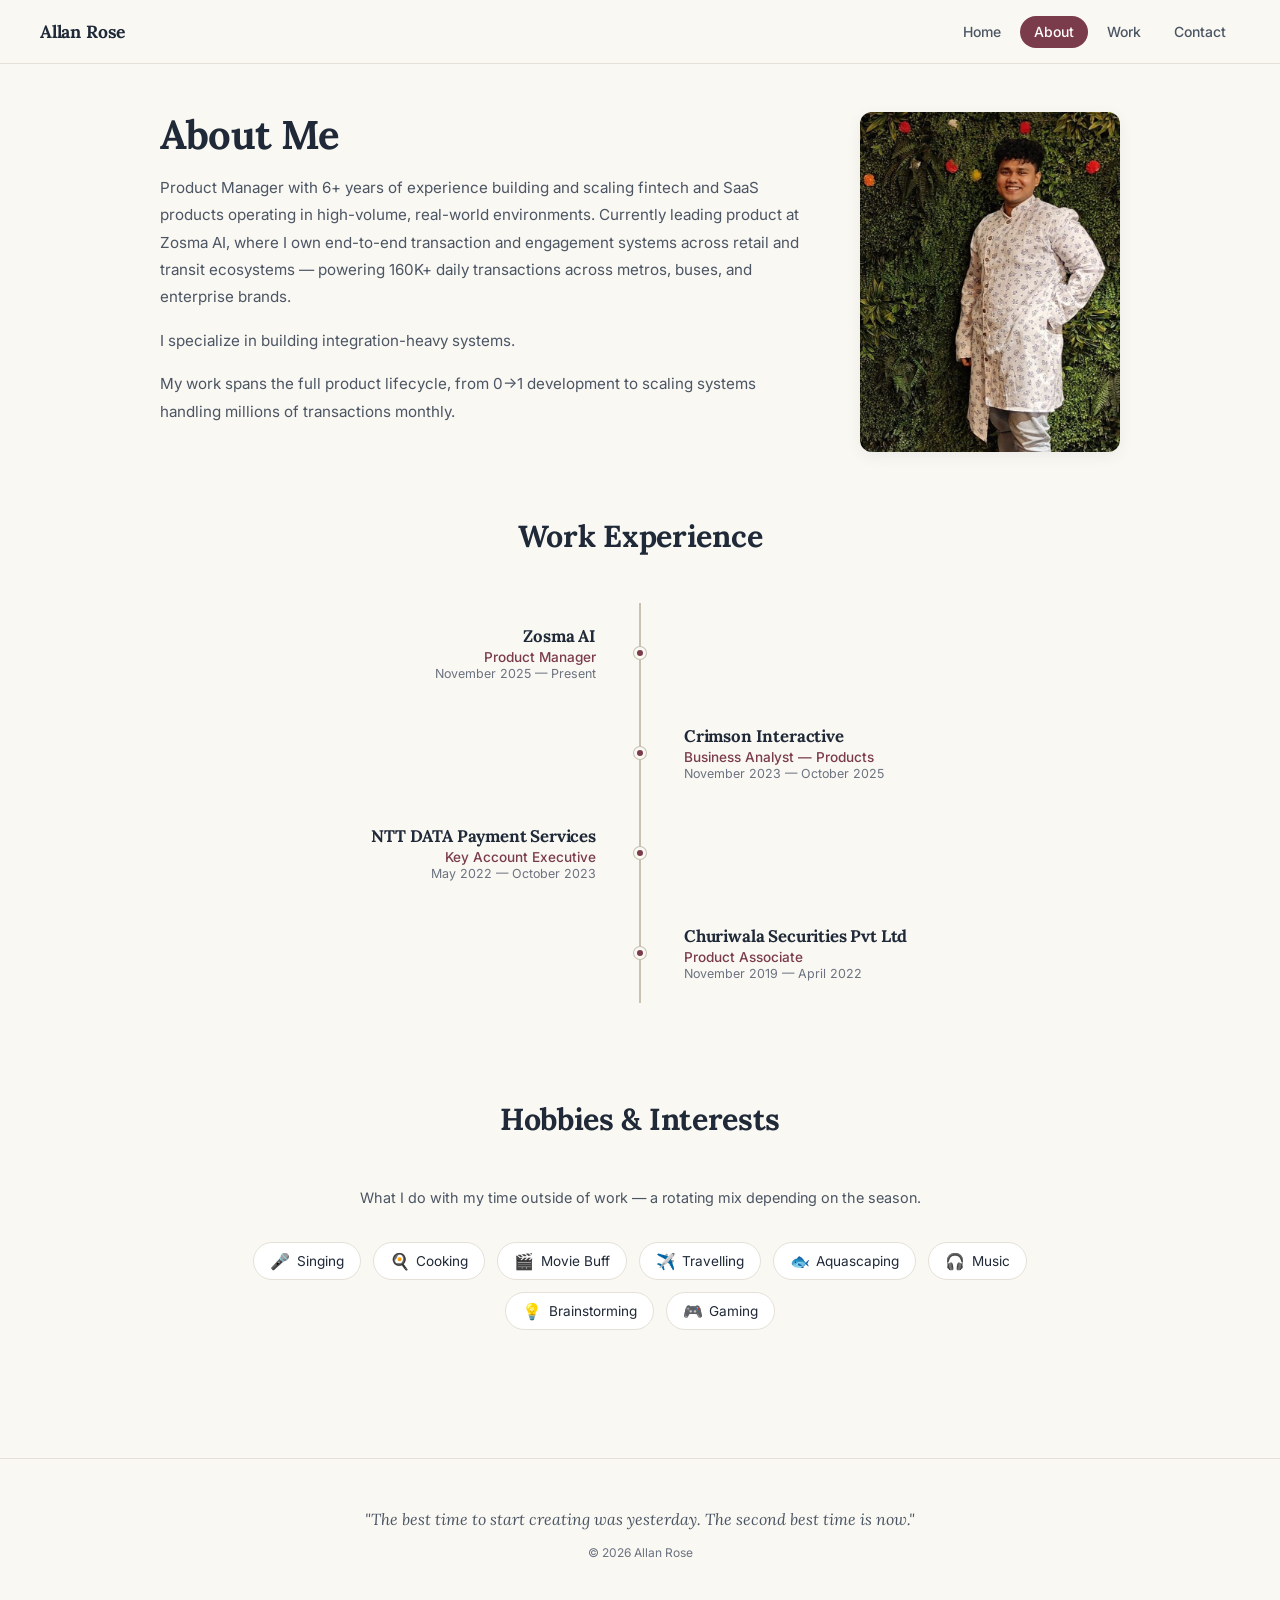
<file: about/index.html>
<!DOCTYPE html>
<html lang="en">
<head>
  <meta charset="UTF-8" />
  <meta name="viewport" content="width=device-width, initial-scale=1.0" />
  <title>About — Allan Rose</title>
  <link rel="preconnect" href="https://fonts.googleapis.com" />
  <link rel="preconnect" href="https://fonts.gstatic.com" crossorigin />
  <link href="https://fonts.googleapis.com/css2?family=Inter:wght@400;500;600&family=Lora:wght@500;600;700&display=swap" rel="stylesheet" />
  <link rel="stylesheet" href="../style.css" />
</head>
<body>

  <nav class="navbar">
    <a class="nav-logo" href="../index.html">Allan Rose</a>
    <button class="nav-hamburger" aria-label="Open menu" aria-expanded="false">
      <svg width="22" height="22" viewBox="0 0 22 22" fill="none" stroke="currentColor" stroke-width="2" stroke-linecap="round">
        <line x1="3" y1="6" x2="19" y2="6"/><line x1="3" y1="11" x2="19" y2="11"/><line x1="3" y1="16" x2="19" y2="16"/>
      </svg>
    </button>
    <div class="nav-menu">
      <ul class="nav-links">
        <li><a href="../index.html" class="nav-link">Home</a></li>
        <li><a class="nav-link active">About</a></li>
        <li><a href="../index.html#work" class="nav-link">Work</a></li>
        <li><a href="../index.html#contact" class="nav-link">Contact</a></li>
      </ul>
    </div>
  </nav>

  <main class="about-wrapper">

    <section class="about-hero-card">
      <div class="about-text">
        <h1 class="about-heading">About Me</h1>
        <p class="about-para">Product Manager with 6+ years of experience building and scaling fintech and SaaS products operating in high-volume, real-world environments. Currently leading product at Zosma AI, where I own end-to-end transaction and engagement systems across retail and transit ecosystems — powering 160K+ daily transactions across metros, buses, and enterprise brands.</p>
        <p class="about-para">I specialize in building integration-heavy systems.</p>
        <p class="about-para">My work spans the full product lifecycle, from 0→1 development to scaling systems handling millions of transactions monthly.</p>
      </div>
      <div class="about-image">
        <img src="../asset/about.jpg" alt="Allan Rose" />
      </div>
    </section>

    <section class="work-experience">
      <h2 class="about-section-heading">Work Experience</h2>

      <div class="timeline">

        <div class="tl-entry">
          <div class="tl-side tl-left">
            <h3 class="tl-company">Zosma AI</h3>
            <p class="tl-role">Product Manager</p>
            <p class="tl-date">November 2025 — Present</p>
          </div>
          <div class="tl-mid"><div class="tl-dot"></div></div>
          <div class="tl-side"></div>
        </div>

        <div class="tl-entry">
          <div class="tl-side"></div>
          <div class="tl-mid"><div class="tl-dot"></div></div>
          <div class="tl-side tl-right">
            <h3 class="tl-company">Crimson Interactive</h3>
            <p class="tl-role">Business Analyst — Products</p>
            <p class="tl-date">November 2023 — October 2025</p>
          </div>
        </div>

        <div class="tl-entry">
          <div class="tl-side tl-left">
            <h3 class="tl-company">NTT DATA Payment Services</h3>
            <p class="tl-role">Key Account Executive</p>
            <p class="tl-date">May 2022 — October 2023</p>
          </div>
          <div class="tl-mid"><div class="tl-dot"></div></div>
          <div class="tl-side"></div>
        </div>

        <div class="tl-entry">
          <div class="tl-side"></div>
          <div class="tl-mid"><div class="tl-dot"></div></div>
          <div class="tl-side tl-right">
            <h3 class="tl-company">Churiwala Securities Pvt Ltd</h3>
            <p class="tl-role">Product Associate</p>
            <p class="tl-date">November 2019 — April 2022</p>
          </div>
        </div>

      </div>
    </section>

    <section class="hobbies">
      <h2 class="about-section-heading">Hobbies &amp; Interests</h2>
      <p class="hobbies-intro">What I do with my time outside of work — a rotating mix depending on the season.</p>
      <div class="hobbies-grid">
        <span class="hobby-chip"><span class="hobby-emoji">🎤</span>Singing</span>
        <span class="hobby-chip"><span class="hobby-emoji">🍳</span>Cooking</span>
        <span class="hobby-chip"><span class="hobby-emoji">🎬</span>Movie Buff</span>
        <span class="hobby-chip"><span class="hobby-emoji">✈️</span>Travelling</span>
        <span class="hobby-chip"><span class="hobby-emoji">🐟</span>Aquascaping</span>
        <span class="hobby-chip"><span class="hobby-emoji">🎧</span>Music</span>
        <span class="hobby-chip"><span class="hobby-emoji">💡</span>Brainstorming</span>
        <span class="hobby-chip"><span class="hobby-emoji">🎮</span>Gaming</span>
      </div>
    </section>

  </main>

  <footer class="footer">
    <p class="footer-quote">"The best time to start creating was yesterday. The second best time is now."</p>
    <p class="footer-credit">© 2026 Allan Rose</p>
  </footer>

  <script src="../script.js"></script>
</body>
</html>
</file>
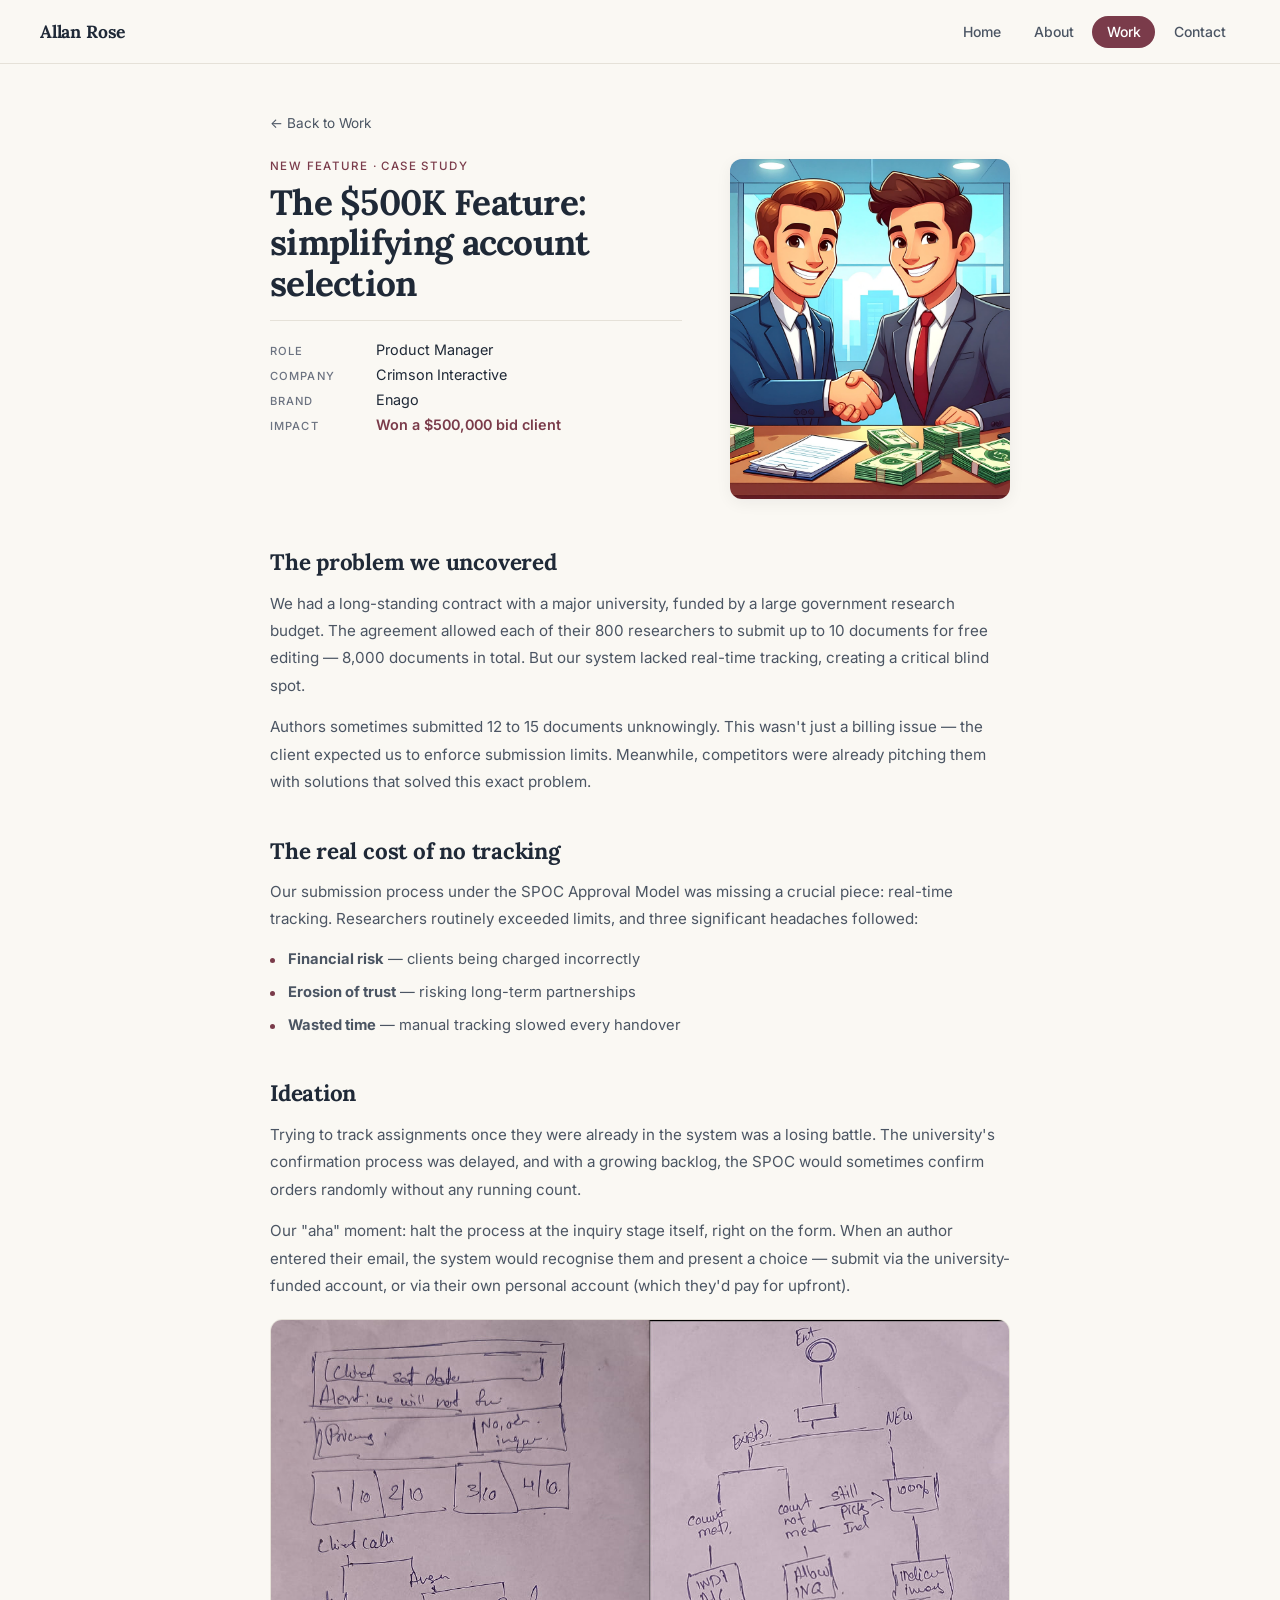
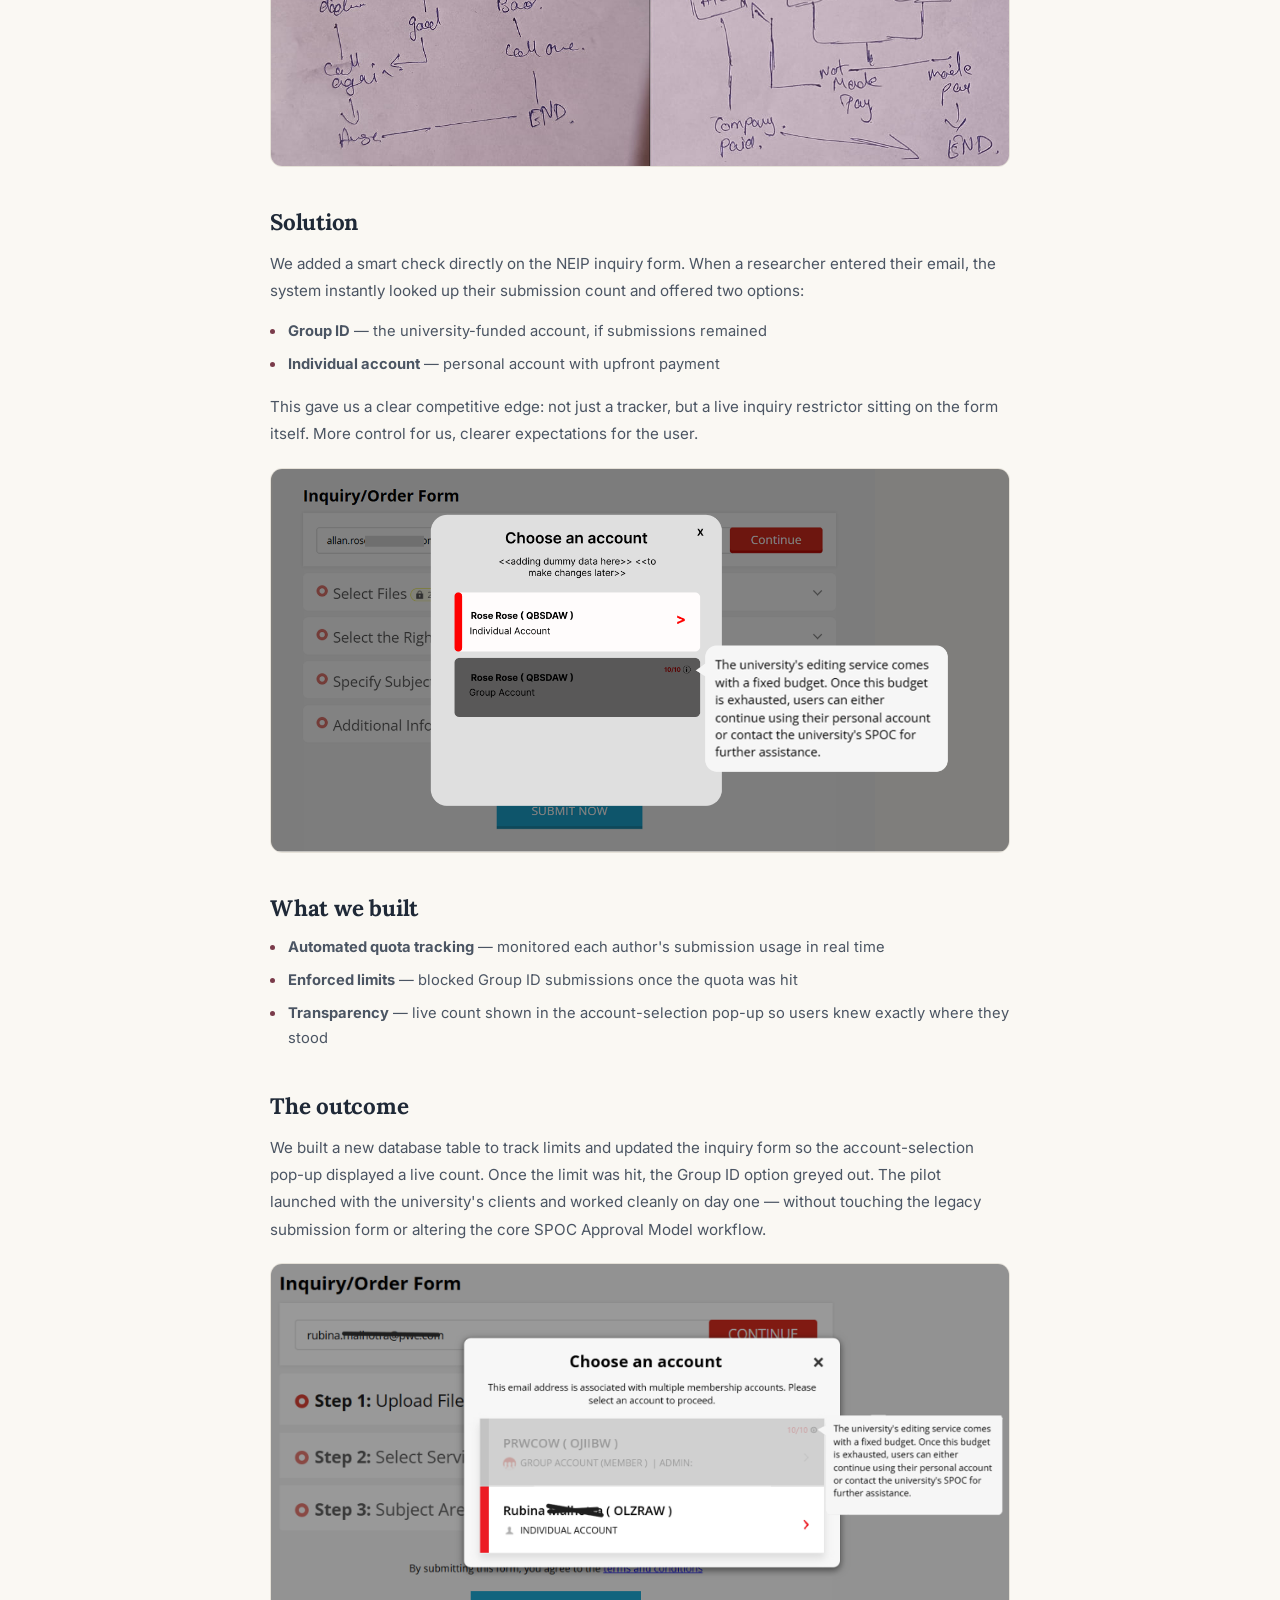
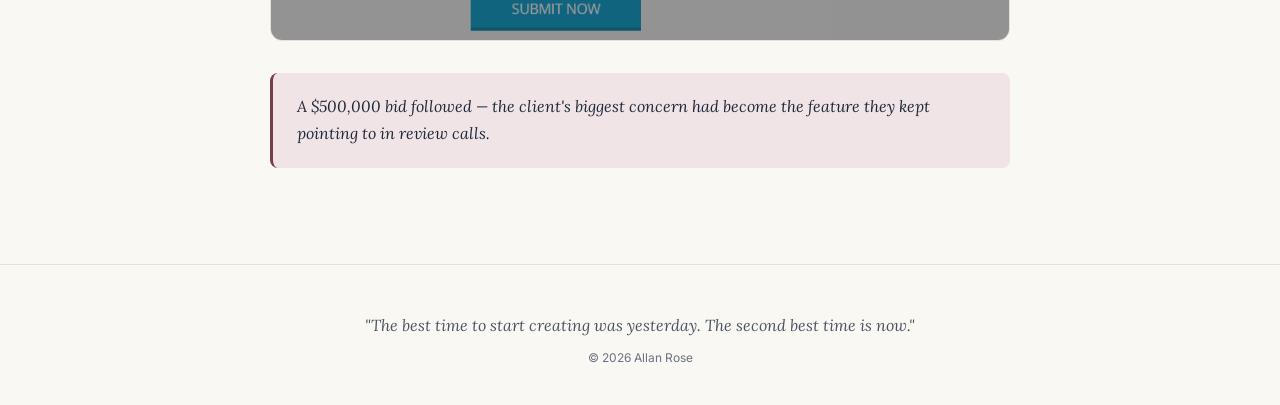
<file: work/account-selection/index.html>
<!DOCTYPE html>
<html lang="en">
<head>
  <meta charset="UTF-8" />
  <meta name="viewport" content="width=device-width, initial-scale=1.0" />
  <title>The $500K Feature — Allan Rose</title>
  <link rel="preconnect" href="https://fonts.googleapis.com" />
  <link rel="preconnect" href="https://fonts.gstatic.com" crossorigin />
  <link href="https://fonts.googleapis.com/css2?family=Inter:wght@400;500;600&family=Lora:wght@500;600;700&display=swap" rel="stylesheet" />
  <link rel="stylesheet" href="../../style.css" />
</head>
<body>

  <nav class="navbar">
    <a class="nav-logo" href="../../index.html">Allan Rose</a>
    <button class="nav-hamburger" aria-label="Open menu" aria-expanded="false">
      <svg width="22" height="22" viewBox="0 0 22 22" fill="none" stroke="currentColor" stroke-width="2" stroke-linecap="round">
        <line x1="3" y1="6" x2="19" y2="6"/><line x1="3" y1="11" x2="19" y2="11"/><line x1="3" y1="16" x2="19" y2="16"/>
      </svg>
    </button>
    <div class="nav-menu">
      <ul class="nav-links">
        <li><a href="../../index.html" class="nav-link">Home</a></li>
        <li><a href="../../about/index.html" class="nav-link">About</a></li>
        <li><a href="../../index.html#work" class="nav-link active">Work</a></li>
        <li><a href="../../index.html#contact" class="nav-link">Contact</a></li>
      </ul>
    </div>
  </nav>

  <main class="project-wrapper">
    <a class="project-back" href="../../index.html#work">← Back to Work</a>

    <section class="project-hero">
      <div class="project-hero-text">
        <p class="project-label">New Feature · Case Study</p>
        <h1 class="project-title">The $500K Feature: simplifying account selection</h1>
        <div class="project-meta">
          <div class="meta-item"><span class="meta-label">Role</span><span class="meta-value">Product Manager</span></div>
          <div class="meta-item"><span class="meta-label">Company</span><span class="meta-value">Crimson Interactive</span></div>
          <div class="meta-item"><span class="meta-label">Brand</span><span class="meta-value">Enago</span></div>
          <div class="meta-item meta-impact"><span class="meta-label">Impact</span><span class="meta-value">Won a $500,000 bid client</span></div>
        </div>
      </div>
      <div class="project-hero-image">
        <img src="../../asset/work/account-hero.jpg" alt="Account Selection" />
      </div>
    </section>

    <section class="project-section">
      <h2>The problem we uncovered</h2>
      <p>We had a long-standing contract with a major university, funded by a large government research budget. The agreement allowed each of their 800 researchers to submit up to 10 documents for free editing — 8,000 documents in total. But our system lacked real-time tracking, creating a critical blind spot.</p>
      <p>Authors sometimes submitted 12 to 15 documents unknowingly. This wasn't just a billing issue — the client expected us to enforce submission limits. Meanwhile, competitors were already pitching them with solutions that solved this exact problem.</p>
    </section>

    <section class="project-section">
      <h2>The real cost of no tracking</h2>
      <p>Our submission process under the SPOC Approval Model was missing a crucial piece: real-time tracking. Researchers routinely exceeded limits, and three significant headaches followed:</p>
      <ul>
        <li><strong>Financial risk</strong> — clients being charged incorrectly</li>
        <li><strong>Erosion of trust</strong> — risking long-term partnerships</li>
        <li><strong>Wasted time</strong> — manual tracking slowed every handover</li>
      </ul>
    </section>

    <section class="project-section">
      <h2>Ideation</h2>
      <p>Trying to track assignments once they were already in the system was a losing battle. The university's confirmation process was delayed, and with a growing backlog, the SPOC would sometimes confirm orders randomly without any running count.</p>
      <p>Our "aha" moment: halt the process at the inquiry stage itself, right on the form. When an author entered their email, the system would recognise them and present a choice — submit via the university-funded account, or via their own personal account (which they'd pay for upfront).</p>
      <img src="../../asset/work/accselectionideation.jpg" alt="Account Selection Ideation" class="project-section-img" />
    </section>

    <section class="project-section">
      <h2>Solution</h2>
      <p>We added a smart check directly on the NEIP inquiry form. When a researcher entered their email, the system instantly looked up their submission count and offered two options:</p>
      <ul>
        <li><strong>Group ID</strong> — the university-funded account, if submissions remained</li>
        <li><strong>Individual account</strong> — personal account with upfront payment</li>
      </ul>
      <p>This gave us a clear competitive edge: not just a tracker, but a live inquiry restrictor sitting on the form itself. More control for us, clearer expectations for the user.</p>
      <img src="../../asset/work/accountselectionwireframe.png" alt="Account Selection Solution" class="project-section-img" />
    </section>

    <section class="project-section">
      <h2>What we built</h2>
      <ul>
        <li><strong>Automated quota tracking</strong> — monitored each author's submission usage in real time</li>
        <li><strong>Enforced limits</strong> — blocked Group ID submissions once the quota was hit</li>
        <li><strong>Transparency</strong> — live count shown in the account-selection pop-up so users knew exactly where they stood</li>
      </ul>
    </section>

    <section class="project-section">
      <h2>The outcome</h2>
      <p>We built a new database table to track limits and updated the inquiry form so the account-selection pop-up displayed a live count. Once the limit was hit, the Group ID option greyed out. The pilot launched with the university's clients and worked cleanly on day one — without touching the legacy submission form or altering the core SPOC Approval Model workflow.</p>
      <img src="../../asset/work/accountselectionfinal.png" alt="Account Selection Outcome" class="project-section-img" />
      <blockquote class="project-pullquote">
        A $500,000 bid followed — the client's biggest concern had become the feature they kept pointing to in review calls.
      </blockquote>
    </section>
  </main>

  <footer class="footer">
    <p class="footer-quote">"The best time to start creating was yesterday. The second best time is now."</p>
    <p class="footer-credit">© 2026 Allan Rose</p>
  </footer>

  <script src="../../script.js"></script>
</body>
</html>
</file>
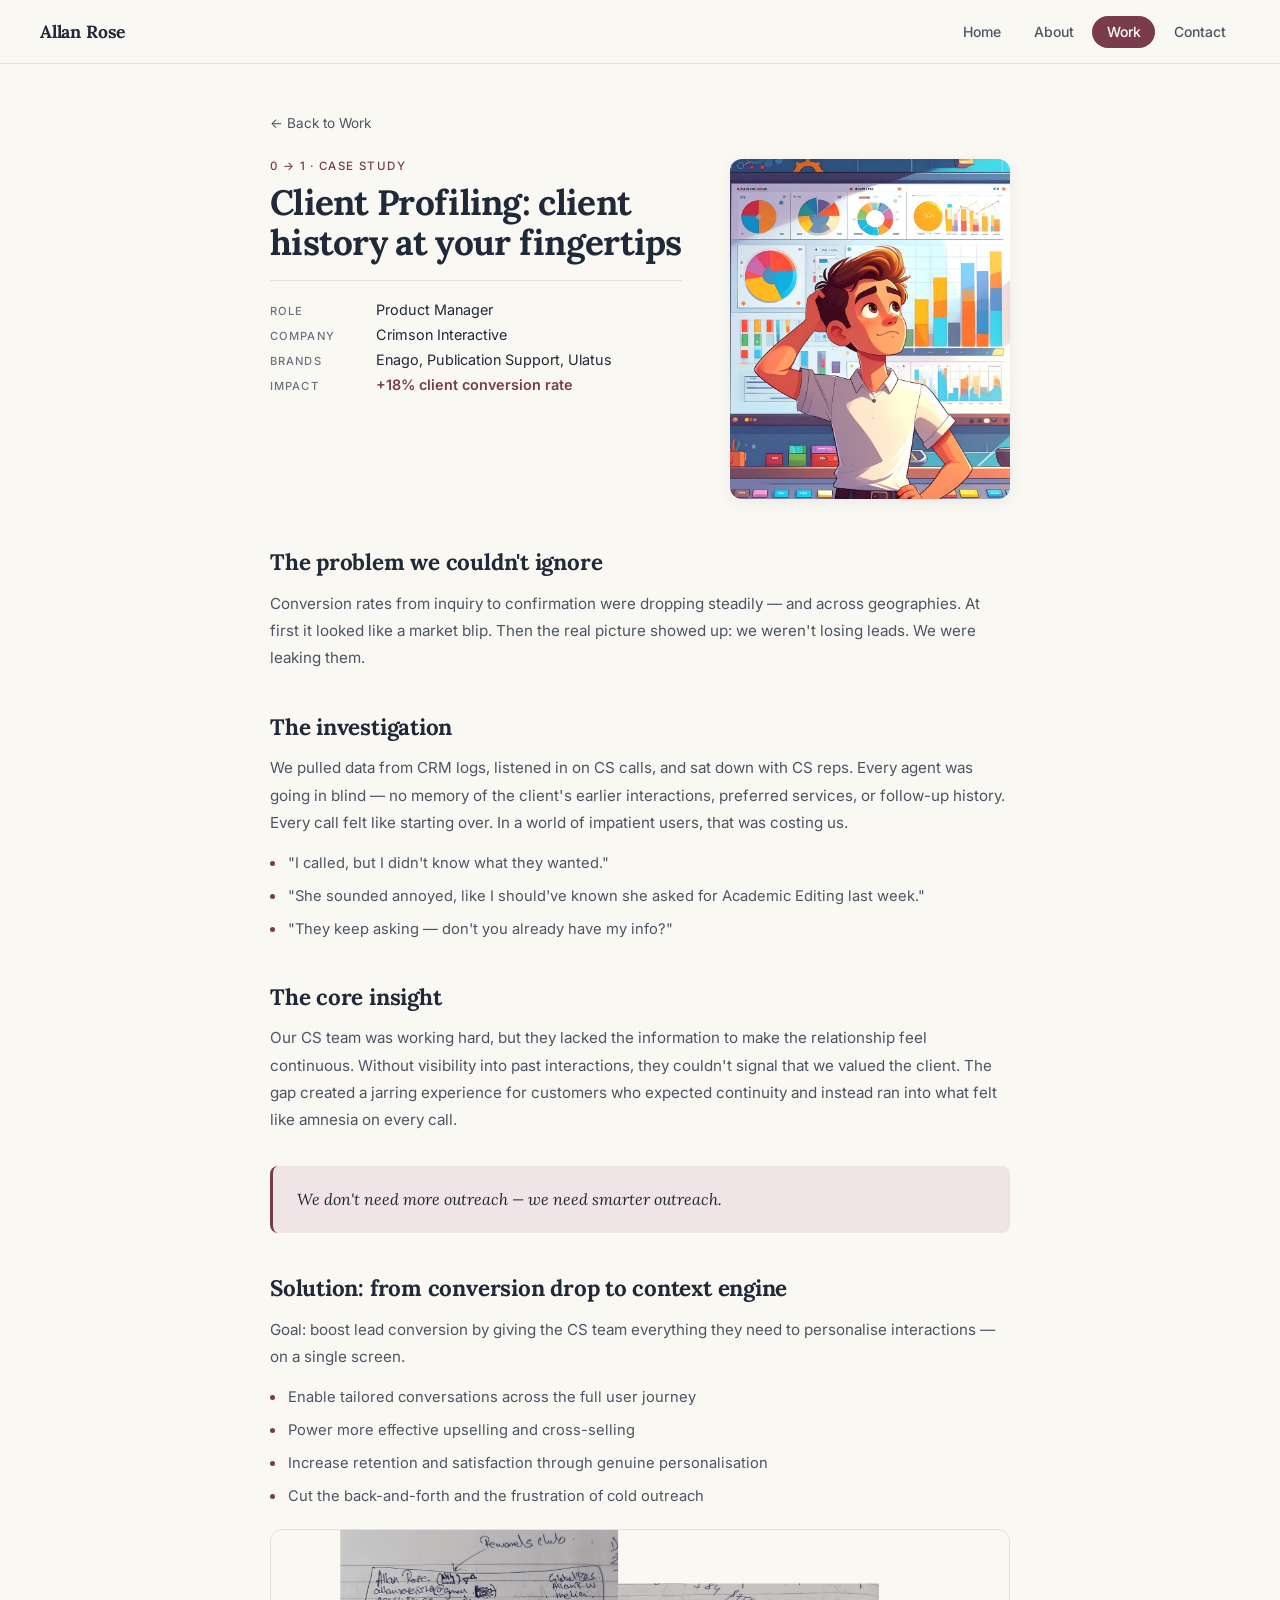
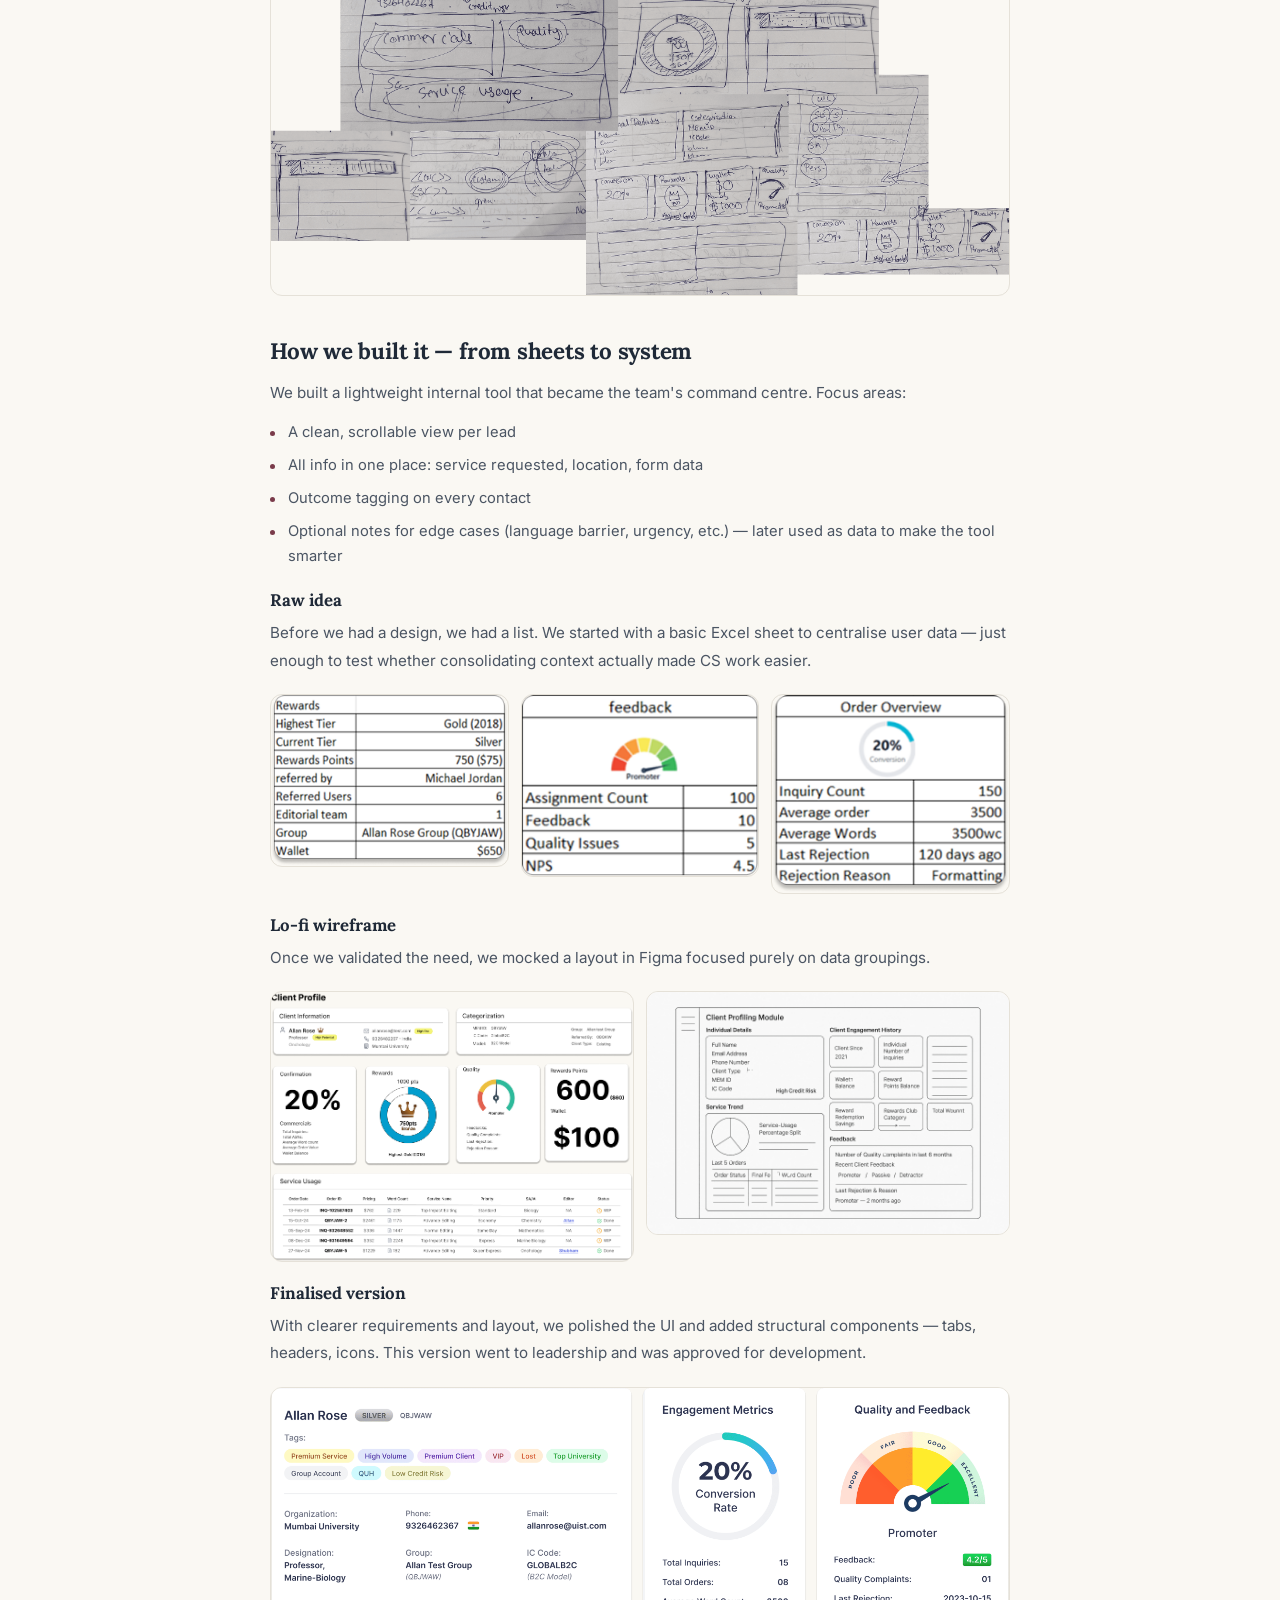
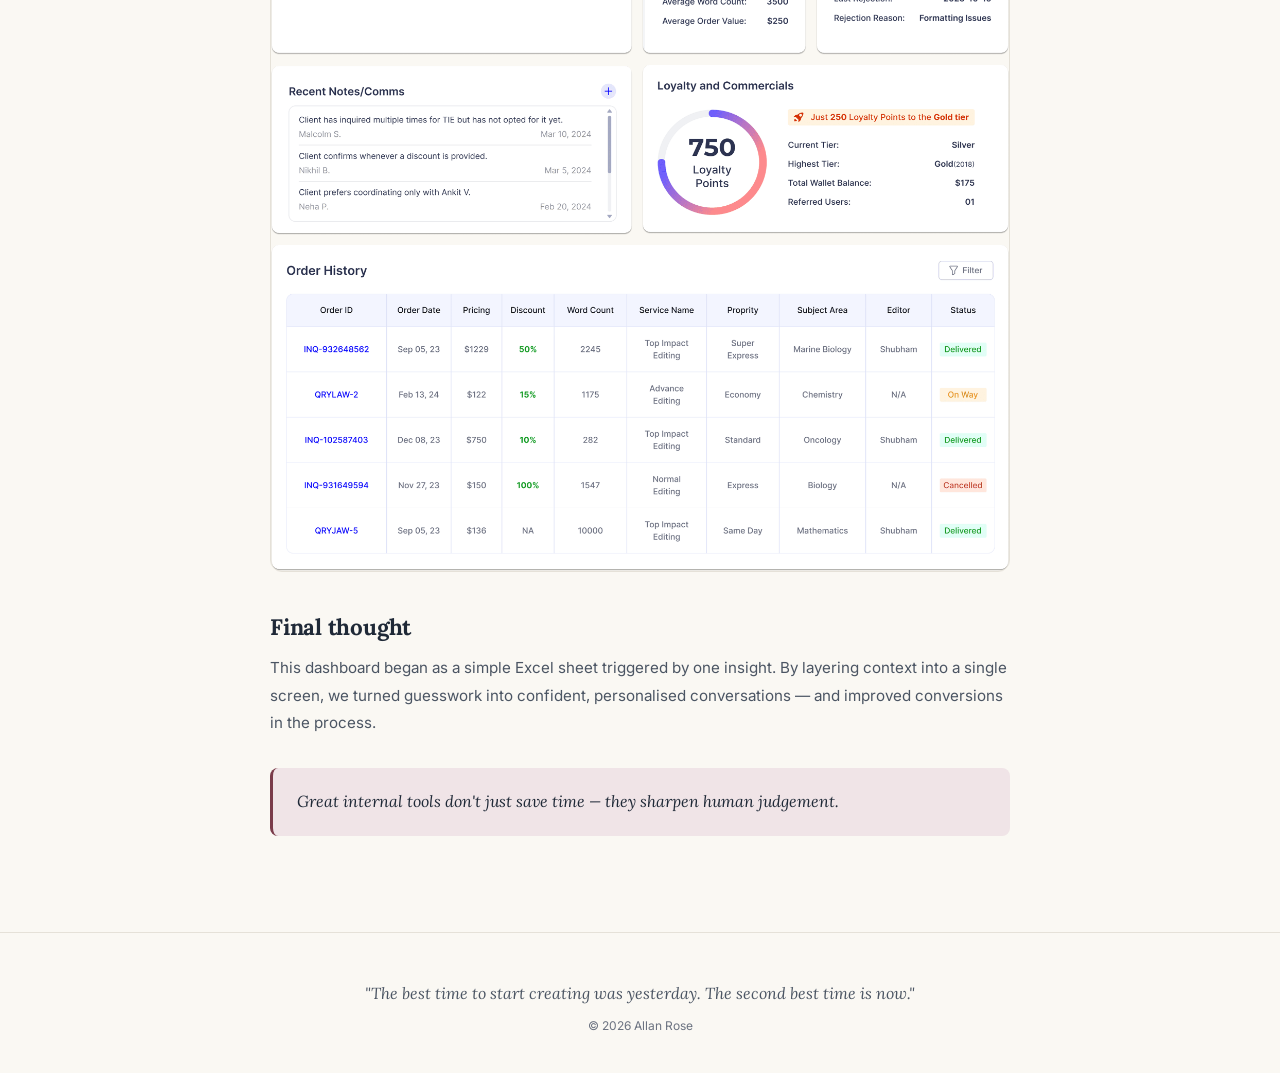
<file: work/client-profiling/index.html>
<!DOCTYPE html>
<html lang="en">
<head>
  <meta charset="UTF-8" />
  <meta name="viewport" content="width=device-width, initial-scale=1.0" />
  <title>Client Profiling — Allan Rose</title>
  <link rel="preconnect" href="https://fonts.googleapis.com" />
  <link rel="preconnect" href="https://fonts.gstatic.com" crossorigin />
  <link href="https://fonts.googleapis.com/css2?family=Inter:wght@400;500;600&family=Lora:wght@500;600;700&display=swap" rel="stylesheet" />
  <link rel="stylesheet" href="../../style.css" />
</head>
<body>

  <nav class="navbar">
    <a class="nav-logo" href="../../index.html">Allan Rose</a>
    <button class="nav-hamburger" aria-label="Open menu" aria-expanded="false">
      <svg width="22" height="22" viewBox="0 0 22 22" fill="none" stroke="currentColor" stroke-width="2" stroke-linecap="round">
        <line x1="3" y1="6" x2="19" y2="6"/><line x1="3" y1="11" x2="19" y2="11"/><line x1="3" y1="16" x2="19" y2="16"/>
      </svg>
    </button>
    <div class="nav-menu">
      <ul class="nav-links">
        <li><a href="../../index.html" class="nav-link">Home</a></li>
        <li><a href="../../about/index.html" class="nav-link">About</a></li>
        <li><a href="../../index.html#work" class="nav-link active">Work</a></li>
        <li><a href="../../index.html#contact" class="nav-link">Contact</a></li>
      </ul>
    </div>
  </nav>

  <main class="project-wrapper">
    <a class="project-back" href="../../index.html#work">← Back to Work</a>

    <section class="project-hero">
      <div class="project-hero-text">
        <p class="project-label">0 → 1 · Case Study</p>
        <h1 class="project-title">Client Profiling: client history at your fingertips</h1>
        <div class="project-meta">
          <div class="meta-item"><span class="meta-label">Role</span><span class="meta-value">Product Manager</span></div>
          <div class="meta-item"><span class="meta-label">Company</span><span class="meta-value">Crimson Interactive</span></div>
          <div class="meta-item"><span class="meta-label">Brands</span><span class="meta-value">Enago, Publication Support, Ulatus</span></div>
          <div class="meta-item meta-impact"><span class="meta-label">Impact</span><span class="meta-value">+18% client conversion rate</span></div>
        </div>
      </div>
      <div class="project-hero-image">
        <img src="../../asset/work/client-hero.jpg" alt="Client Profiling" />
      </div>
    </section>

    <section class="project-section">
      <h2>The problem we couldn't ignore</h2>
      <p>Conversion rates from inquiry to confirmation were dropping steadily — and across geographies. At first it looked like a market blip. Then the real picture showed up: we weren't losing leads. We were leaking them.</p>
    </section>

    <section class="project-section">
      <h2>The investigation</h2>
      <p>We pulled data from CRM logs, listened in on CS calls, and sat down with CS reps. Every agent was going in blind — no memory of the client's earlier interactions, preferred services, or follow-up history. Every call felt like starting over. In a world of impatient users, that was costing us.</p>
      <ul>
        <li>"I called, but I didn't know what they wanted."</li>
        <li>"She sounded annoyed, like I should've known she asked for Academic Editing last week."</li>
        <li>"They keep asking — don't you already have my info?"</li>
      </ul>
    </section>

    <section class="project-section">
      <h2>The core insight</h2>
      <p>Our CS team was working hard, but they lacked the information to make the relationship feel continuous. Without visibility into past interactions, they couldn't signal that we valued the client. The gap created a jarring experience for customers who expected continuity and instead ran into what felt like amnesia on every call.</p>
      <blockquote class="project-pullquote">
        We don't need more outreach — we need smarter outreach.
      </blockquote>
    </section>

    <section class="project-section">
      <h2>Solution: from conversion drop to context engine</h2>
      <p>Goal: boost lead conversion by giving the CS team everything they need to personalise interactions — on a single screen.</p>
      <ul>
        <li>Enable tailored conversations across the full user journey</li>
        <li>Power more effective upselling and cross-selling</li>
        <li>Increase retention and satisfaction through genuine personalisation</li>
        <li>Cut the back-and-forth and the frustration of cold outreach</li>
      </ul>
      <img src="../../asset/work/clientprofilingsolution.png" alt="Client Profiling Solution" class="project-section-img" />
    </section>

    <section class="project-section">
      <h2>How we built it — from sheets to system</h2>
      <p>We built a lightweight internal tool that became the team's command centre. Focus areas:</p>
      <ul>
        <li>A clean, scrollable view per lead</li>
        <li>All info in one place: service requested, location, form data</li>
        <li>Outcome tagging on every contact</li>
        <li>Optional notes for edge cases (language barrier, urgency, etc.) — later used as data to make the tool smarter</li>
      </ul>

      <h3>Raw idea</h3>
      <p>Before we had a design, we had a list. We started with a basic Excel sheet to centralise user data — just enough to test whether consolidating context actually made CS work easier.</p>
      <div class="project-img-grid project-img-grid--3">
        <img src="../../asset/work/clientprofilingrawidea1.png" alt="Raw idea sketch 1" />
        <img src="../../asset/work/clientprofilingrawidea2.png" alt="Raw idea sketch 2" />
        <img src="../../asset/work/clientprofilingrawidea3.png" alt="Raw idea sketch 3" />
      </div>

      <h3>Lo-fi wireframe</h3>
      <p>Once we validated the need, we mocked a layout in Figma focused purely on data groupings.</p>
      <div class="project-img-grid project-img-grid--2">
        <img src="../../asset/work/clientprofilinglowfiwireframe1.png" alt="Lo-fi wireframe 1" />
        <img src="../../asset/work/clientprofilinglowfiwireframe2.png" alt="Lo-fi wireframe 2" />
      </div>

      <h3>Finalised version</h3>
      <p>With clearer requirements and layout, we polished the UI and added structural components — tabs, headers, icons. This version went to leadership and was approved for development.</p>
      <img src="../../asset/work/clientprofilingfinal.png" alt="Client Profiling final design" class="project-section-img" />
    </section>

    <section class="project-section">
      <h2>Final thought</h2>
      <p>This dashboard began as a simple Excel sheet triggered by one insight. By layering context into a single screen, we turned guesswork into confident, personalised conversations — and improved conversions in the process.</p>
      <blockquote class="project-pullquote">
        Great internal tools don't just save time — they sharpen human judgement.
      </blockquote>
    </section>
  </main>

  <footer class="footer">
    <p class="footer-quote">"The best time to start creating was yesterday. The second best time is now."</p>
    <p class="footer-credit">© 2026 Allan Rose</p>
  </footer>

  <script src="../../script.js"></script>
</body>
</html>
</file>
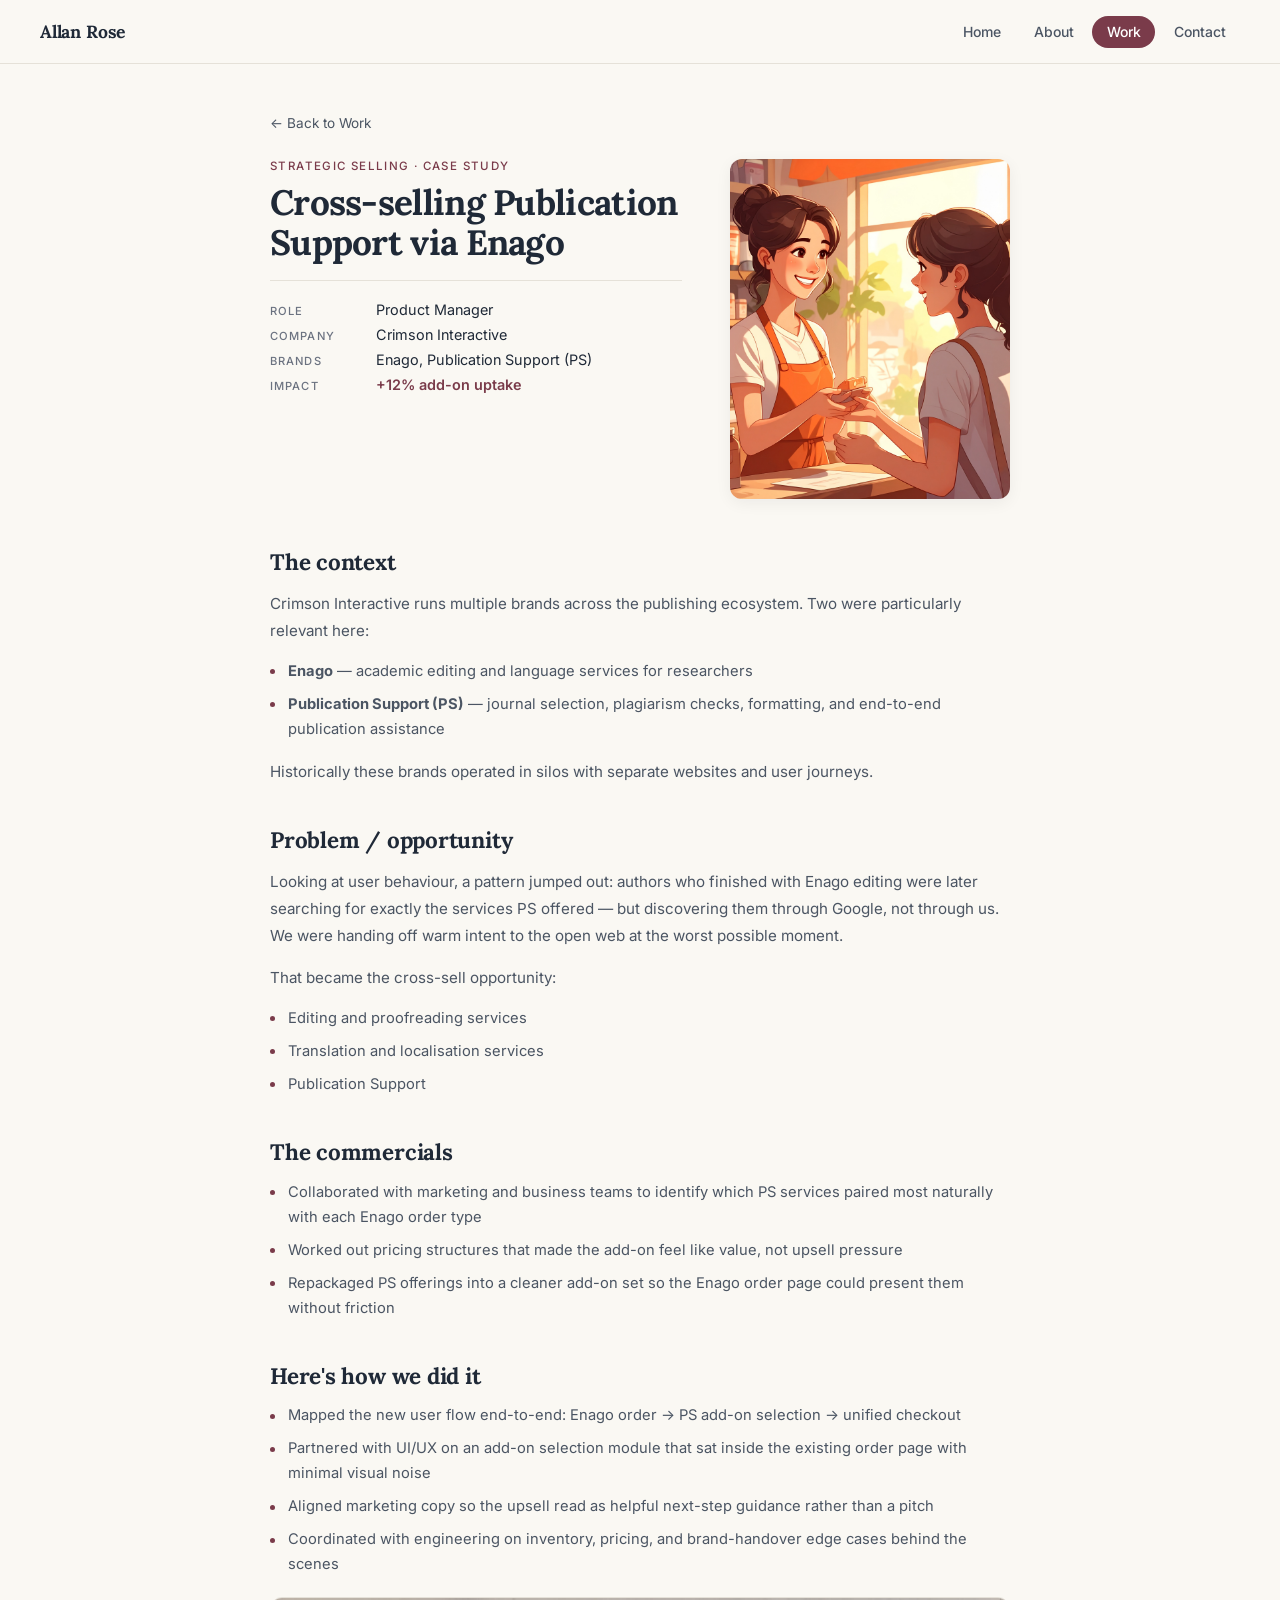
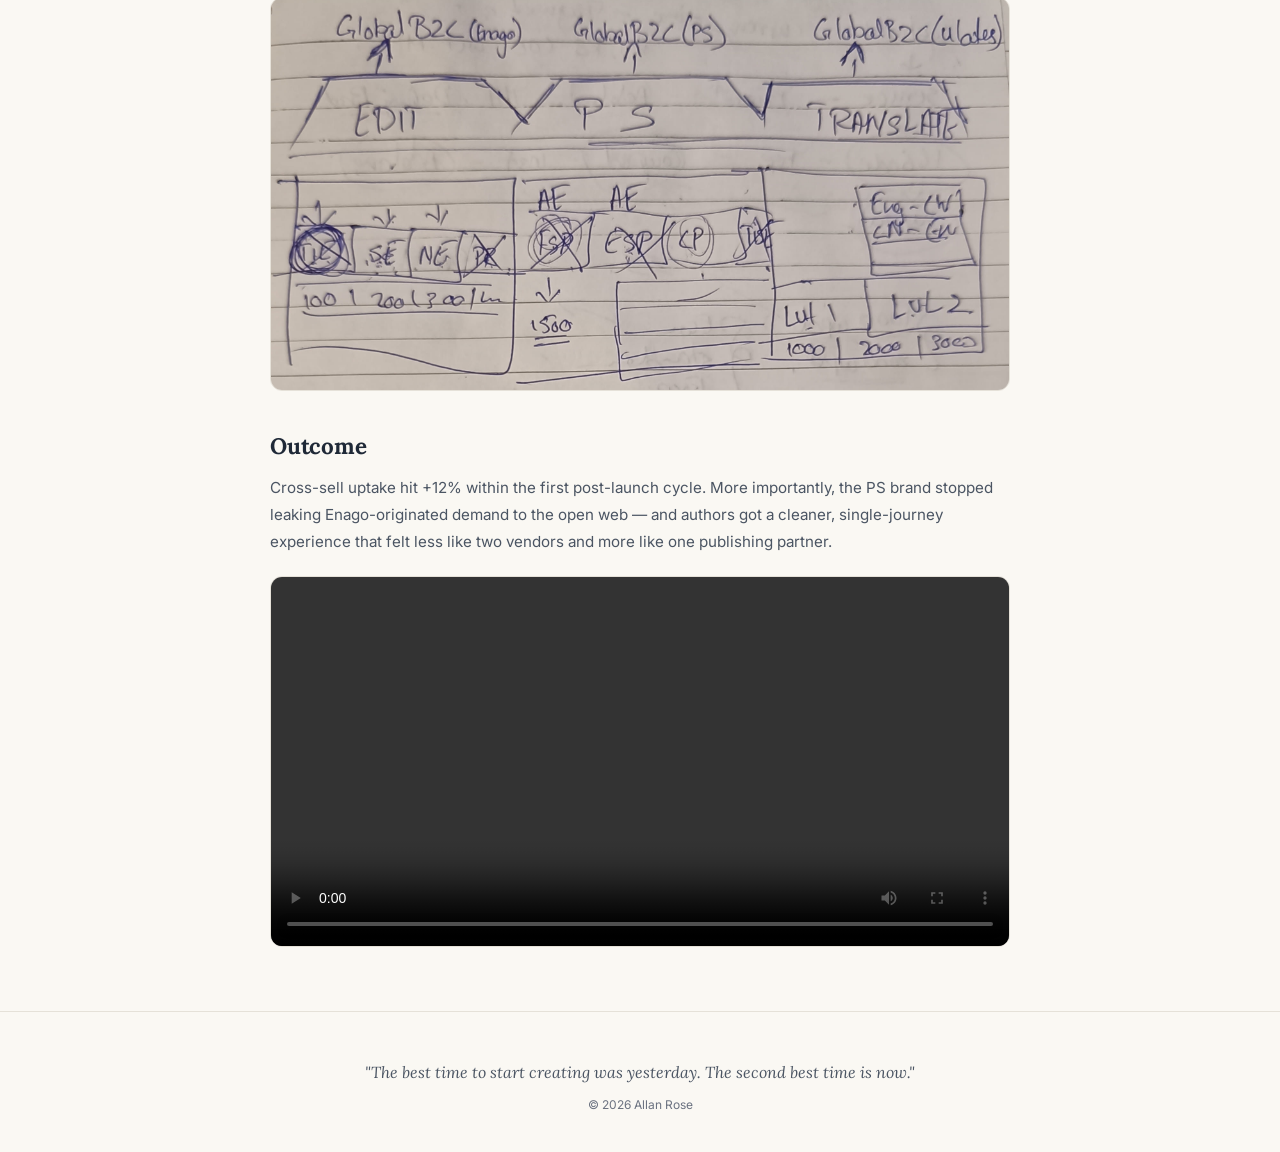
<file: work/cross-sell/index.html>
<!DOCTYPE html>
<html lang="en">
<head>
  <meta charset="UTF-8" />
  <meta name="viewport" content="width=device-width, initial-scale=1.0" />
  <title>Cross-Selling Publication Support — Allan Rose</title>
  <link rel="preconnect" href="https://fonts.googleapis.com" />
  <link rel="preconnect" href="https://fonts.gstatic.com" crossorigin />
  <link href="https://fonts.googleapis.com/css2?family=Inter:wght@400;500;600&family=Lora:wght@500;600;700&display=swap" rel="stylesheet" />
  <link rel="stylesheet" href="../../style.css" />
</head>
<body>

  <nav class="navbar">
    <a class="nav-logo" href="../../index.html">Allan Rose</a>
    <button class="nav-hamburger" aria-label="Open menu" aria-expanded="false">
      <svg width="22" height="22" viewBox="0 0 22 22" fill="none" stroke="currentColor" stroke-width="2" stroke-linecap="round">
        <line x1="3" y1="6" x2="19" y2="6"/><line x1="3" y1="11" x2="19" y2="11"/><line x1="3" y1="16" x2="19" y2="16"/>
      </svg>
    </button>
    <div class="nav-menu">
      <ul class="nav-links">
        <li><a href="../../index.html" class="nav-link">Home</a></li>
        <li><a href="../../about/index.html" class="nav-link">About</a></li>
        <li><a href="../../index.html#work" class="nav-link active">Work</a></li>
        <li><a href="../../index.html#contact" class="nav-link">Contact</a></li>
      </ul>
    </div>
  </nav>

  <main class="project-wrapper">
    <a class="project-back" href="../../index.html#work">← Back to Work</a>

    <section class="project-hero">
      <div class="project-hero-text">
        <p class="project-label">Strategic Selling · Case Study</p>
        <h1 class="project-title">Cross-selling Publication Support via Enago</h1>
        <div class="project-meta">
          <div class="meta-item"><span class="meta-label">Role</span><span class="meta-value">Product Manager</span></div>
          <div class="meta-item"><span class="meta-label">Company</span><span class="meta-value">Crimson Interactive</span></div>
          <div class="meta-item"><span class="meta-label">Brands</span><span class="meta-value">Enago, Publication Support (PS)</span></div>
          <div class="meta-item meta-impact"><span class="meta-label">Impact</span><span class="meta-value">+12% add-on uptake</span></div>
        </div>
      </div>
      <div class="project-hero-image">
        <img src="../../asset/work/crosssell-hero.jpg" alt="Cross Sell" />
      </div>
    </section>

    <section class="project-section">
      <h2>The context</h2>
      <p>Crimson Interactive runs multiple brands across the publishing ecosystem. Two were particularly relevant here:</p>
      <ul>
        <li><strong>Enago</strong> — academic editing and language services for researchers</li>
        <li><strong>Publication Support (PS)</strong> — journal selection, plagiarism checks, formatting, and end-to-end publication assistance</li>
      </ul>
      <p>Historically these brands operated in silos with separate websites and user journeys.</p>
    </section>

    <section class="project-section">
      <h2>Problem / opportunity</h2>
      <p>Looking at user behaviour, a pattern jumped out: authors who finished with Enago editing were later searching for exactly the services PS offered — but discovering them through Google, not through us. We were handing off warm intent to the open web at the worst possible moment.</p>
      <p>That became the cross-sell opportunity:</p>
      <ul>
        <li>Editing and proofreading services</li>
        <li>Translation and localisation services</li>
        <li>Publication Support</li>
      </ul>
    </section>

    <section class="project-section">
      <h2>The commercials</h2>
      <ul>
        <li>Collaborated with marketing and business teams to identify which PS services paired most naturally with each Enago order type</li>
        <li>Worked out pricing structures that made the add-on feel like value, not upsell pressure</li>
        <li>Repackaged PS offerings into a cleaner add-on set so the Enago order page could present them without friction</li>
      </ul>
    </section>

    <section class="project-section">
      <h2>Here's how we did it</h2>
      <ul>
        <li>Mapped the new user flow end-to-end: Enago order → PS add-on selection → unified checkout</li>
        <li>Partnered with UI/UX on an add-on selection module that sat inside the existing order page with minimal visual noise</li>
        <li>Aligned marketing copy so the upsell read as helpful next-step guidance rather than a pitch</li>
        <li>Coordinated with engineering on inventory, pricing, and brand-handover edge cases behind the scenes</li>
      </ul>
      <img src="../../asset/work/crosssellinghowwedidit.jpg" alt="How we did it" class="project-section-img" />
    </section>

    <section class="project-section">
      <h2>Outcome</h2>
      <p>Cross-sell uptake hit +12% within the first post-launch cycle. More importantly, the PS brand stopped leaking Enago-originated demand to the open web — and authors got a cleaner, single-journey experience that felt less like two vendors and more like one publishing partner.</p>
      <video class="project-section-video" src="../../asset/work/crosssellingoutome.mp4" controls playsinline></video>
    </section>
  </main>

  <footer class="footer">
    <p class="footer-quote">"The best time to start creating was yesterday. The second best time is now."</p>
    <p class="footer-credit">© 2026 Allan Rose</p>
  </footer>

  <script src="../../script.js"></script>
</body>
</html>
</file>
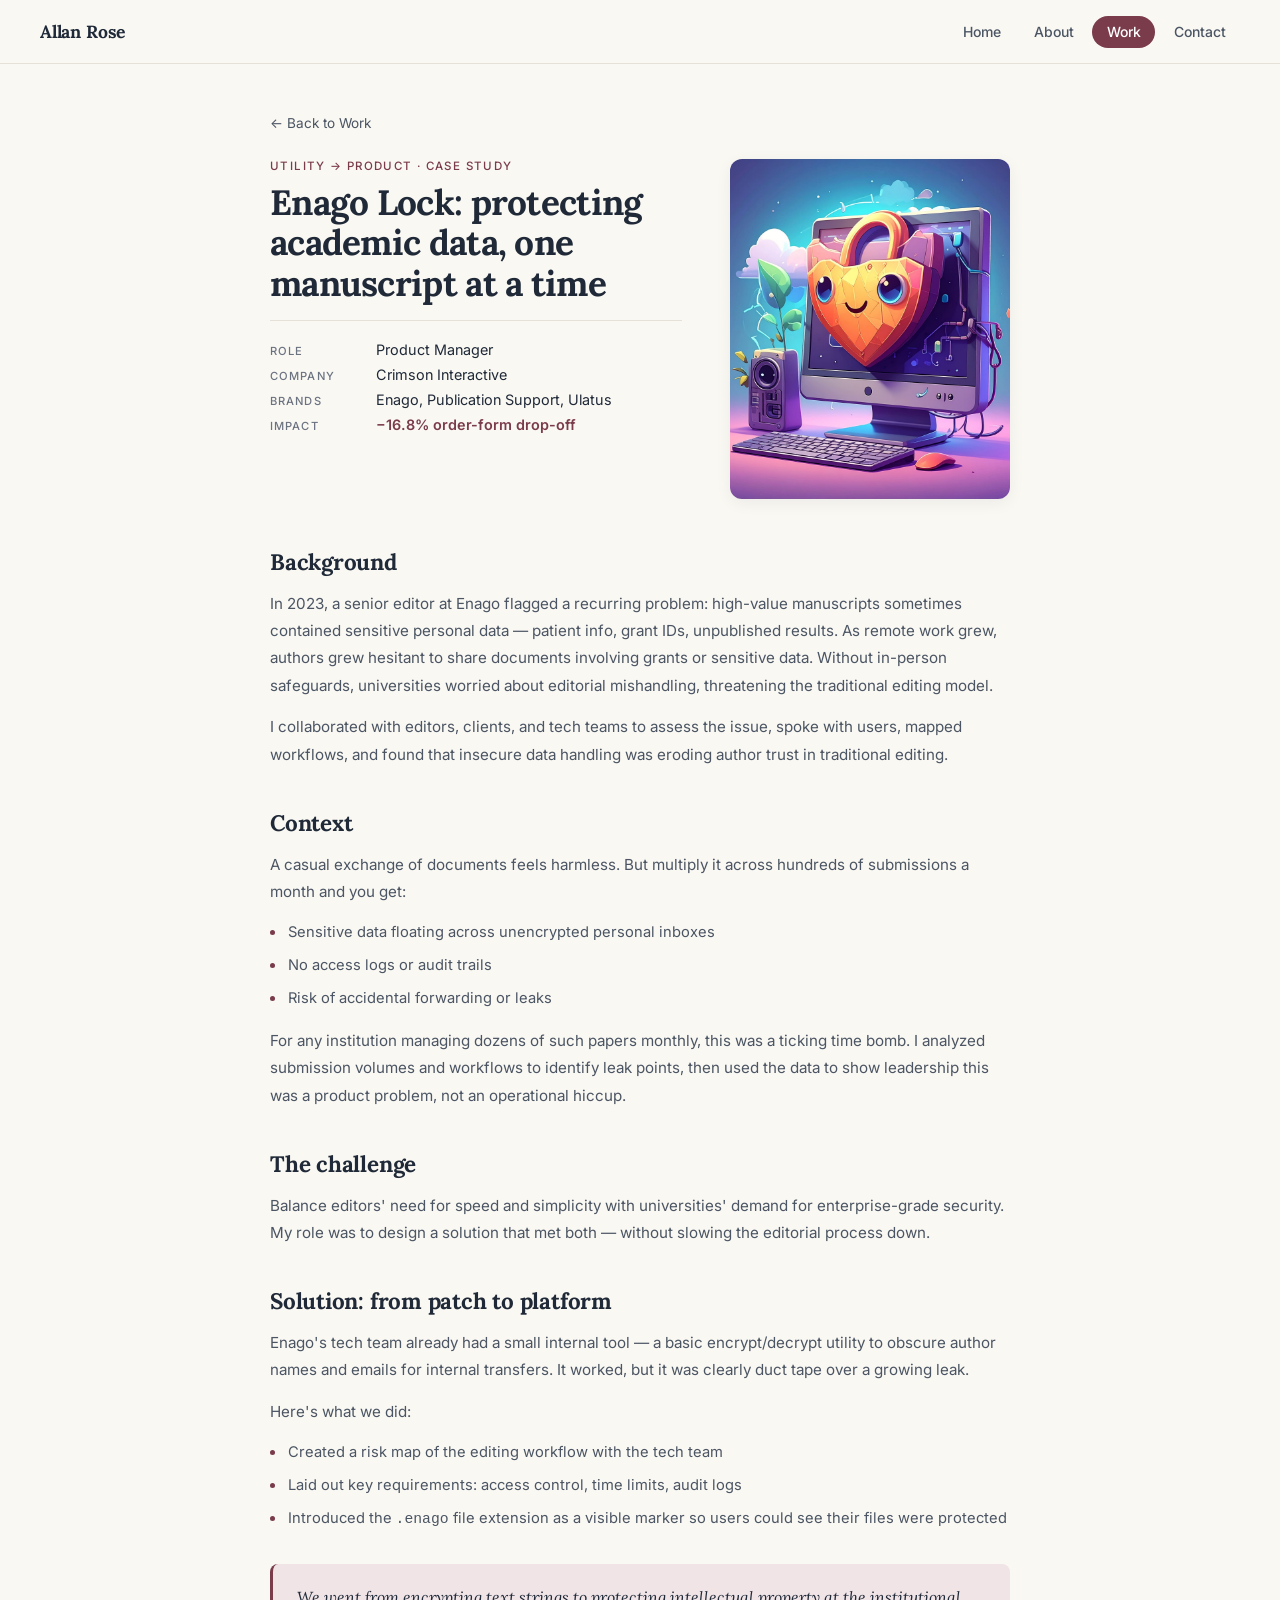
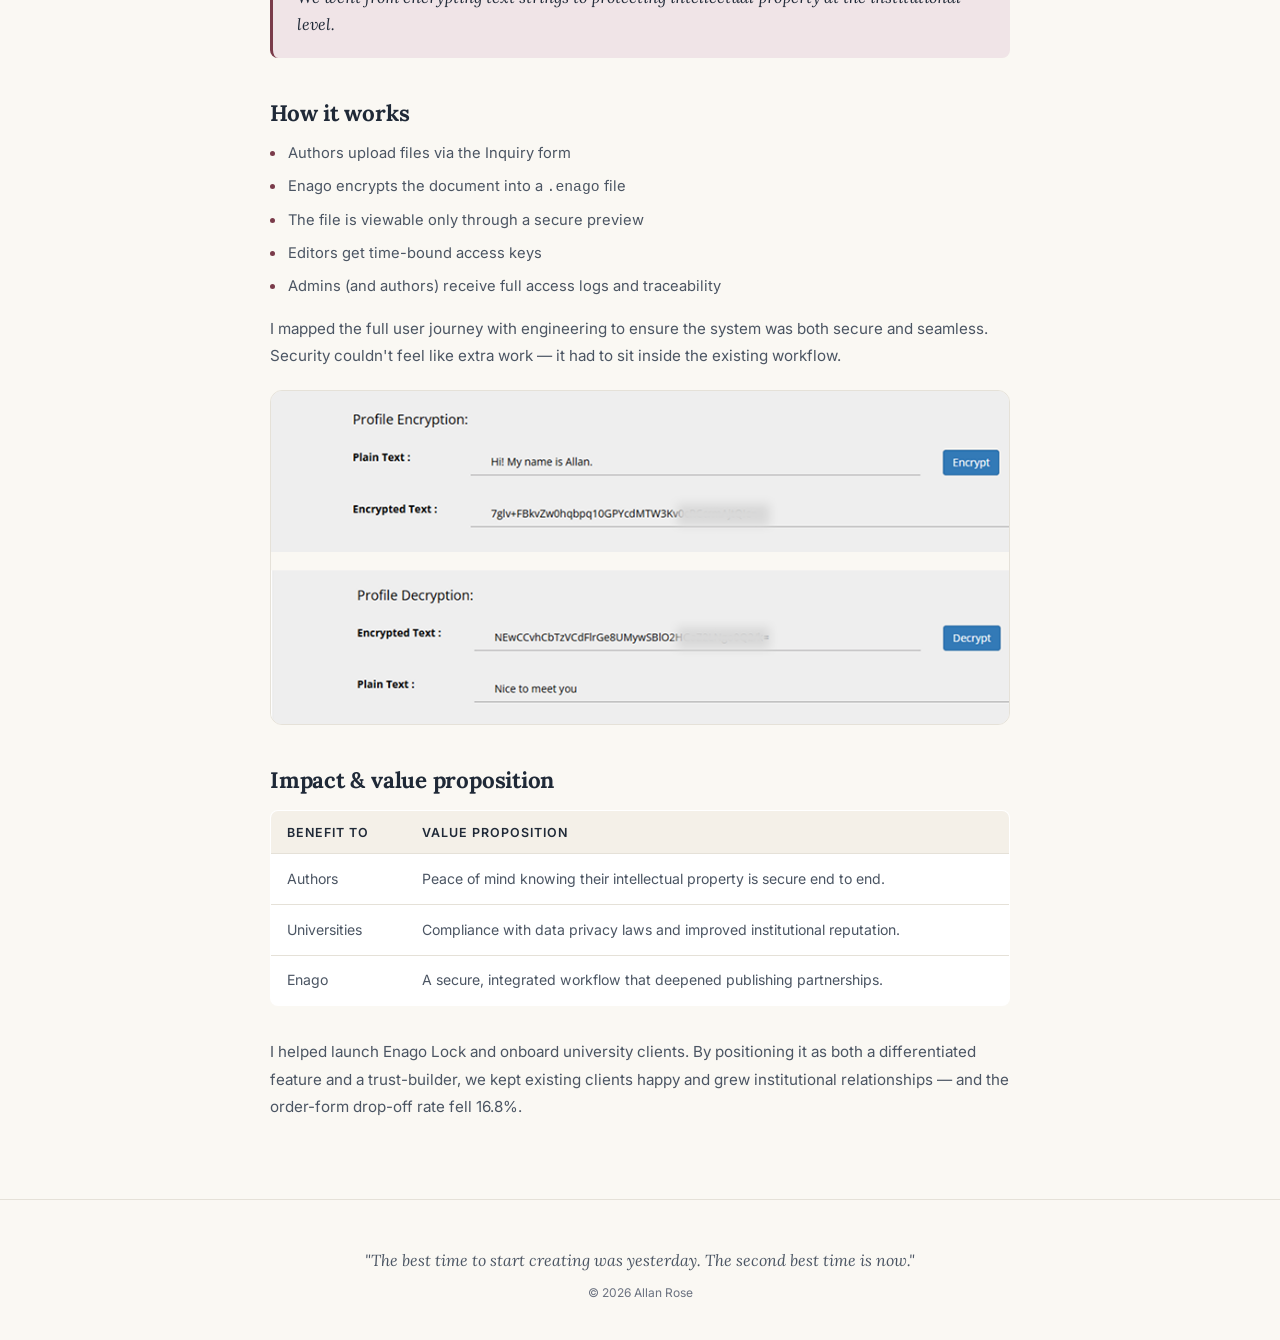
<file: work/enago-lock/index.html>
<!DOCTYPE html>
<html lang="en">
<head>
  <meta charset="UTF-8" />
  <meta name="viewport" content="width=device-width, initial-scale=1.0" />
  <title>Enago Lock — Allan Rose</title>
  <link rel="preconnect" href="https://fonts.googleapis.com" />
  <link rel="preconnect" href="https://fonts.gstatic.com" crossorigin />
  <link href="https://fonts.googleapis.com/css2?family=Inter:wght@400;500;600&family=Lora:wght@500;600;700&display=swap" rel="stylesheet" />
  <link rel="stylesheet" href="../../style.css" />
</head>
<body>

  <nav class="navbar">
    <a class="nav-logo" href="../../index.html">Allan Rose</a>
    <button class="nav-hamburger" aria-label="Open menu" aria-expanded="false">
      <svg width="22" height="22" viewBox="0 0 22 22" fill="none" stroke="currentColor" stroke-width="2" stroke-linecap="round">
        <line x1="3" y1="6" x2="19" y2="6"/><line x1="3" y1="11" x2="19" y2="11"/><line x1="3" y1="16" x2="19" y2="16"/>
      </svg>
    </button>
    <div class="nav-menu">
      <ul class="nav-links">
        <li><a href="../../index.html" class="nav-link">Home</a></li>
        <li><a href="../../about/index.html" class="nav-link">About</a></li>
        <li><a href="../../index.html#work" class="nav-link active">Work</a></li>
        <li><a href="../../index.html#contact" class="nav-link">Contact</a></li>
      </ul>
    </div>
  </nav>

  <main class="project-wrapper">
    <a class="project-back" href="../../index.html#work">← Back to Work</a>

    <section class="project-hero">
      <div class="project-hero-text">
        <p class="project-label">Utility → Product · Case Study</p>
        <h1 class="project-title">Enago Lock: protecting academic data, one manuscript at a time</h1>
        <div class="project-meta">
          <div class="meta-item"><span class="meta-label">Role</span><span class="meta-value">Product Manager</span></div>
          <div class="meta-item"><span class="meta-label">Company</span><span class="meta-value">Crimson Interactive</span></div>
          <div class="meta-item"><span class="meta-label">Brands</span><span class="meta-value">Enago, Publication Support, Ulatus</span></div>
          <div class="meta-item meta-impact"><span class="meta-label">Impact</span><span class="meta-value">−16.8% order-form drop-off</span></div>
        </div>
      </div>
      <div class="project-hero-image">
        <img src="../../asset/work/enago-hero.jpg" alt="Enago Lock" />
      </div>
    </section>

    <section class="project-section">
      <h2>Background</h2>
      <p>In 2023, a senior editor at Enago flagged a recurring problem: high-value manuscripts sometimes contained sensitive personal data — patient info, grant IDs, unpublished results. As remote work grew, authors grew hesitant to share documents involving grants or sensitive data. Without in-person safeguards, universities worried about editorial mishandling, threatening the traditional editing model.</p>
      <p>I collaborated with editors, clients, and tech teams to assess the issue, spoke with users, mapped workflows, and found that insecure data handling was eroding author trust in traditional editing.</p>
    </section>

    <section class="project-section">
      <h2>Context</h2>
      <p>A casual exchange of documents feels harmless. But multiply it across hundreds of submissions a month and you get:</p>
      <ul>
        <li>Sensitive data floating across unencrypted personal inboxes</li>
        <li>No access logs or audit trails</li>
        <li>Risk of accidental forwarding or leaks</li>
      </ul>
      <p>For any institution managing dozens of such papers monthly, this was a ticking time bomb. I analyzed submission volumes and workflows to identify leak points, then used the data to show leadership this was a product problem, not an operational hiccup.</p>
    </section>

    <section class="project-section">
      <h2>The challenge</h2>
      <p>Balance editors' need for speed and simplicity with universities' demand for enterprise-grade security. My role was to design a solution that met both — without slowing the editorial process down.</p>
    </section>

    <section class="project-section">
      <h2>Solution: from patch to platform</h2>
      <p>Enago's tech team already had a small internal tool — a basic encrypt/decrypt utility to obscure author names and emails for internal transfers. It worked, but it was clearly duct tape over a growing leak.</p>
      <p>Here's what we did:</p>
      <ul>
        <li>Created a risk map of the editing workflow with the tech team</li>
        <li>Laid out key requirements: access control, time limits, audit logs</li>
        <li>Introduced the <code>.enago</code> file extension as a visible marker so users could see their files were protected</li>
      </ul>
      <blockquote class="project-pullquote">
        We went from encrypting text strings to protecting intellectual property at the institutional level.
      </blockquote>
    </section>

    <section class="project-section">
      <h2>How it works</h2>
      <ul>
        <li>Authors upload files via the Inquiry form</li>
        <li>Enago encrypts the document into a <code>.enago</code> file</li>
        <li>The file is viewable only through a secure preview</li>
        <li>Editors get time-bound access keys</li>
        <li>Admins (and authors) receive full access logs and traceability</li>
      </ul>
      <p>I mapped the full user journey with engineering to ensure the system was both secure and seamless. Security couldn't feel like extra work — it had to sit inside the existing workflow.</p>
      <img src="../../asset/work/enagolockhowitworks.png" alt="How Enago Lock works" class="project-section-img" />
    </section>

    <section class="project-section">
      <h2>Impact &amp; value proposition</h2>
      <table class="project-table">
        <thead>
          <tr><th>Benefit to</th><th>Value proposition</th></tr>
        </thead>
        <tbody>
          <tr><td>Authors</td><td>Peace of mind knowing their intellectual property is secure end to end.</td></tr>
          <tr><td>Universities</td><td>Compliance with data privacy laws and improved institutional reputation.</td></tr>
          <tr><td>Enago</td><td>A secure, integrated workflow that deepened publishing partnerships.</td></tr>
        </tbody>
      </table>
      <p>I helped launch Enago Lock and onboard university clients. By positioning it as both a differentiated feature and a trust-builder, we kept existing clients happy and grew institutional relationships — and the order-form drop-off rate fell 16.8%.</p>
    </section>
  </main>

  <footer class="footer">
    <p class="footer-quote">"The best time to start creating was yesterday. The second best time is now."</p>
    <p class="footer-credit">© 2026 Allan Rose</p>
  </footer>

  <script src="../../script.js"></script>
</body>
</html>
</file>
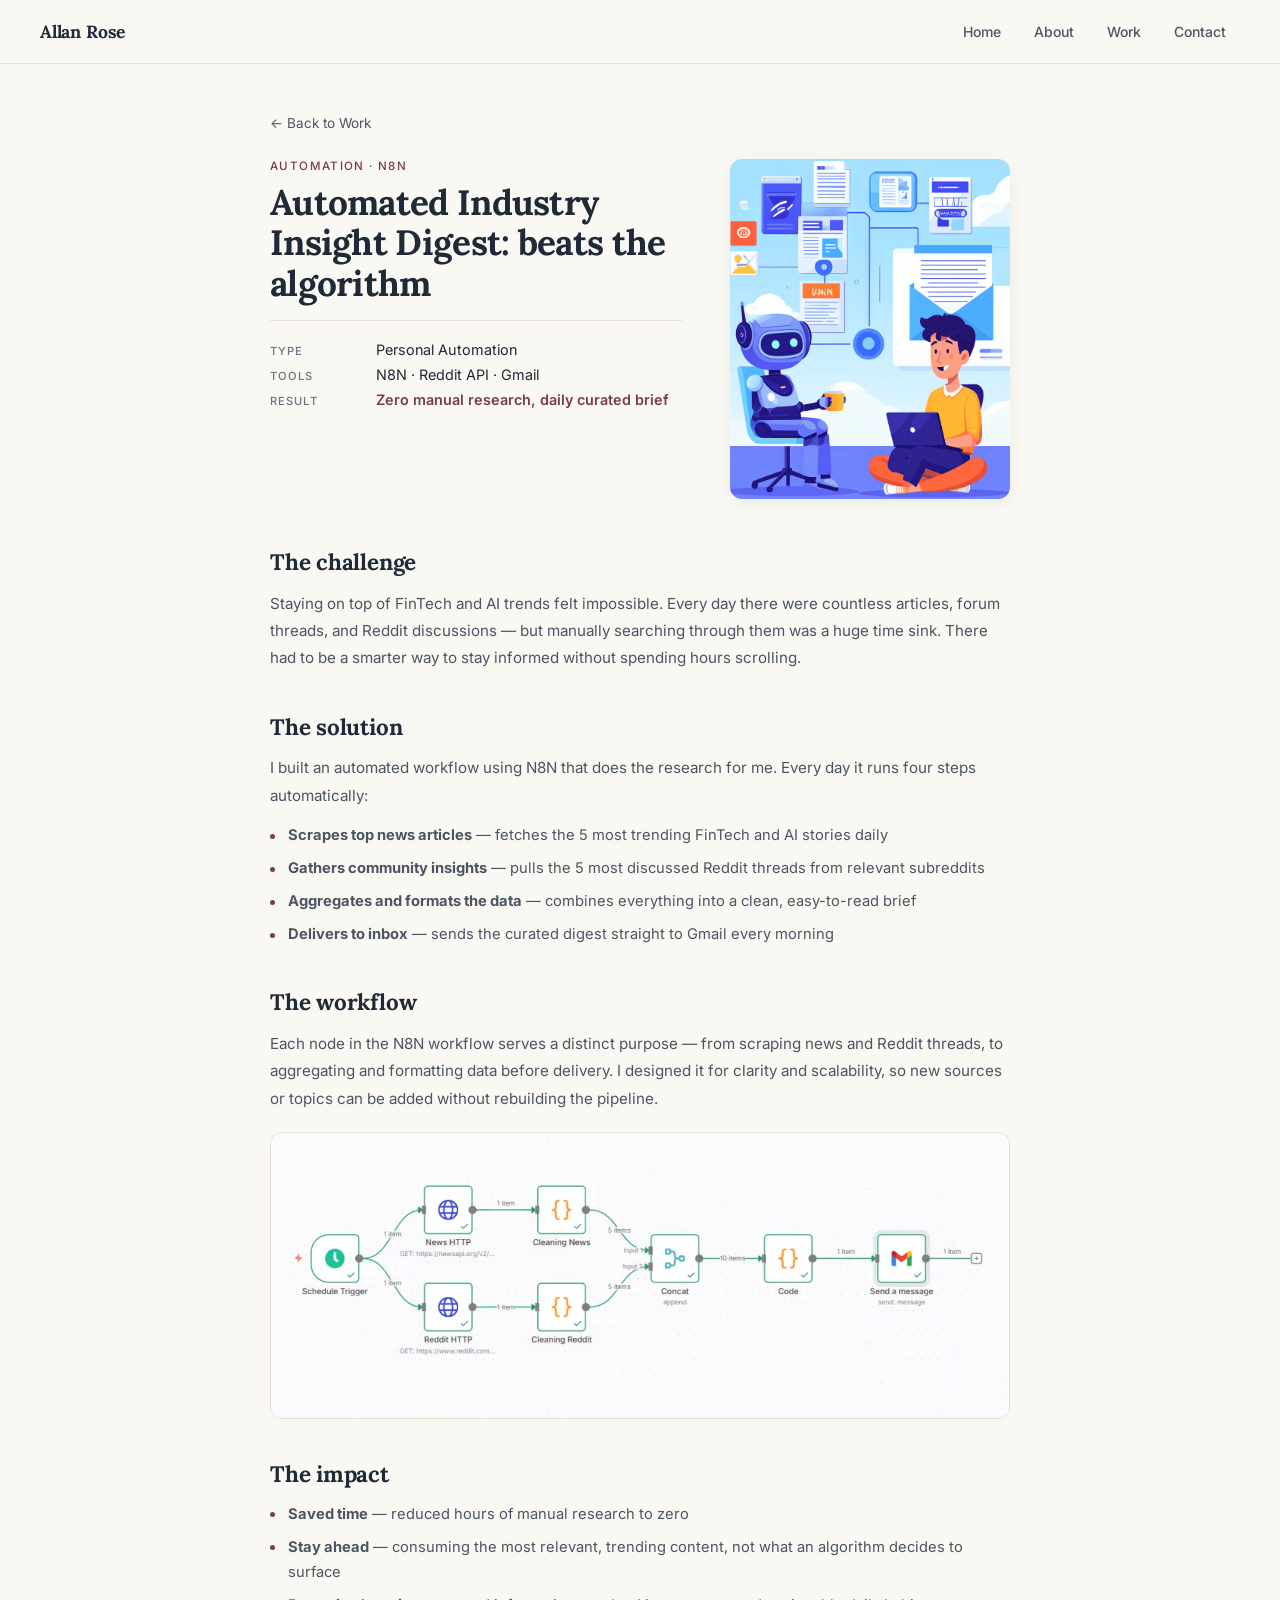
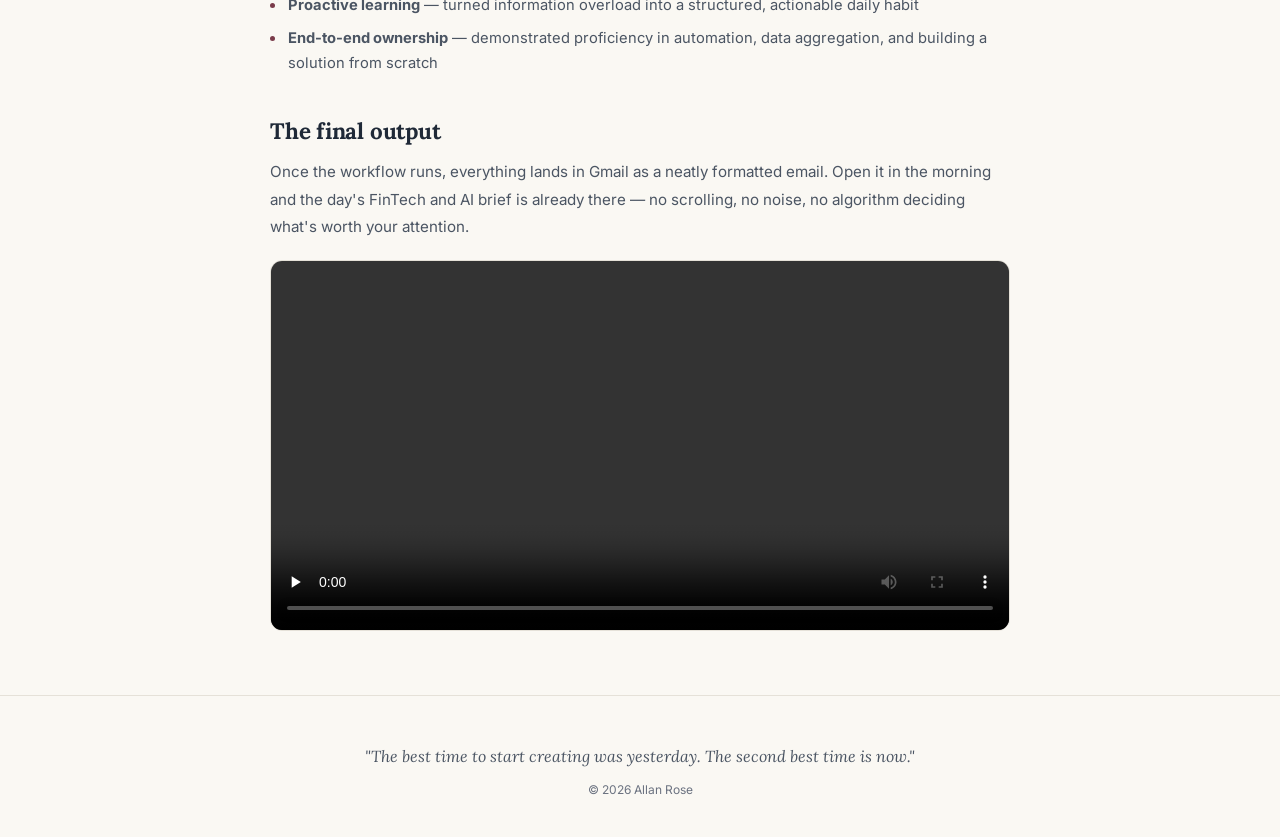
<file: work/news-feature/index.html>
<!DOCTYPE html>
<html lang="en">
<head>
  <meta charset="UTF-8" />
  <meta name="viewport" content="width=device-width, initial-scale=1.0" />
  <title>Automated Industry Insight Digest — Allan Rose</title>
  <link rel="preconnect" href="https://fonts.googleapis.com" />
  <link rel="preconnect" href="https://fonts.gstatic.com" crossorigin />
  <link href="https://fonts.googleapis.com/css2?family=Inter:wght@400;500;600&family=Lora:wght@500;600;700&display=swap" rel="stylesheet" />
  <link rel="stylesheet" href="../../style.css" />
</head>
<body>

  <nav class="navbar">
    <a class="nav-logo" href="../../index.html">Allan Rose</a>
    <button class="nav-hamburger" aria-label="Open menu" aria-expanded="false">
      <svg width="22" height="22" viewBox="0 0 22 22" fill="none" stroke="currentColor" stroke-width="2" stroke-linecap="round">
        <line x1="3" y1="6" x2="19" y2="6"/><line x1="3" y1="11" x2="19" y2="11"/><line x1="3" y1="16" x2="19" y2="16"/>
      </svg>
    </button>
    <div class="nav-menu">
      <ul class="nav-links">
        <li><a href="../../index.html" class="nav-link">Home</a></li>
        <li><a href="../../about/index.html" class="nav-link">About</a></li>
        <li><a href="../../index.html#work" class="nav-link">Work</a></li>
        <li><a href="../../index.html#contact" class="nav-link">Contact</a></li>
      </ul>
    </div>
  </nav>

  <main class="project-wrapper">
    <a class="project-back" href="../../index.html#work">← Back to Work</a>

    <section class="project-hero">
      <div class="project-hero-text">
        <p class="project-label">Automation · N8N</p>
        <h1 class="project-title">Automated Industry Insight Digest: beats the algorithm</h1>
        <div class="project-meta">
          <div class="meta-item"><span class="meta-label">Type</span><span class="meta-value">Personal Automation</span></div>
          <div class="meta-item"><span class="meta-label">Tools</span><span class="meta-value">N8N · Reddit API · Gmail</span></div>
          <div class="meta-item meta-impact"><span class="meta-label">Result</span><span class="meta-value">Zero manual research, daily curated brief</span></div>
        </div>
      </div>
      <div class="project-hero-image">
        <img src="../../asset/side/news.png" alt="Automated Industry Insight Digest" />
      </div>
    </section>

    <section class="project-section">
      <h2>The challenge</h2>
      <p>Staying on top of FinTech and AI trends felt impossible. Every day there were countless articles, forum threads, and Reddit discussions — but manually searching through them was a huge time sink. There had to be a smarter way to stay informed without spending hours scrolling.</p>
    </section>

    <section class="project-section">
      <h2>The solution</h2>
      <p>I built an automated workflow using N8N that does the research for me. Every day it runs four steps automatically:</p>
      <ul>
        <li><strong>Scrapes top news articles</strong> — fetches the 5 most trending FinTech and AI stories daily</li>
        <li><strong>Gathers community insights</strong> — pulls the 5 most discussed Reddit threads from relevant subreddits</li>
        <li><strong>Aggregates and formats the data</strong> — combines everything into a clean, easy-to-read brief</li>
        <li><strong>Delivers to inbox</strong> — sends the curated digest straight to Gmail every morning</li>
      </ul>
    </section>

    <section class="project-section">
      <h2>The workflow</h2>
      <p>Each node in the N8N workflow serves a distinct purpose — from scraping news and Reddit threads, to aggregating and formatting data before delivery. I designed it for clarity and scalability, so new sources or topics can be added without rebuilding the pipeline.</p>
      <img src="../../asset/side/newsworkflow.png" alt="N8N workflow" class="project-section-img" />
    </section>

    <section class="project-section">
      <h2>The impact</h2>
      <ul>
        <li><strong>Saved time</strong> — reduced hours of manual research to zero</li>
        <li><strong>Stay ahead</strong> — consuming the most relevant, trending content, not what an algorithm decides to surface</li>
        <li><strong>Proactive learning</strong> — turned information overload into a structured, actionable daily habit</li>
        <li><strong>End-to-end ownership</strong> — demonstrated proficiency in automation, data aggregation, and building a solution from scratch</li>
      </ul>
    </section>

    <section class="project-section">
      <h2>The final output</h2>
      <p>Once the workflow runs, everything lands in Gmail as a neatly formatted email. Open it in the morning and the day's FinTech and AI brief is already there — no scrolling, no noise, no algorithm deciding what's worth your attention.</p>
      <video class="project-section-video" src="../../asset/side/newsworkflow.mp4" controls playsinline preload="none"></video>
    </section>

  </main>

  <footer class="footer">
    <p class="footer-quote">"The best time to start creating was yesterday. The second best time is now."</p>
    <p class="footer-credit">© 2026 Allan Rose</p>
  </footer>

  <script src="../../script.js"></script>
</body>
</html>
</file>
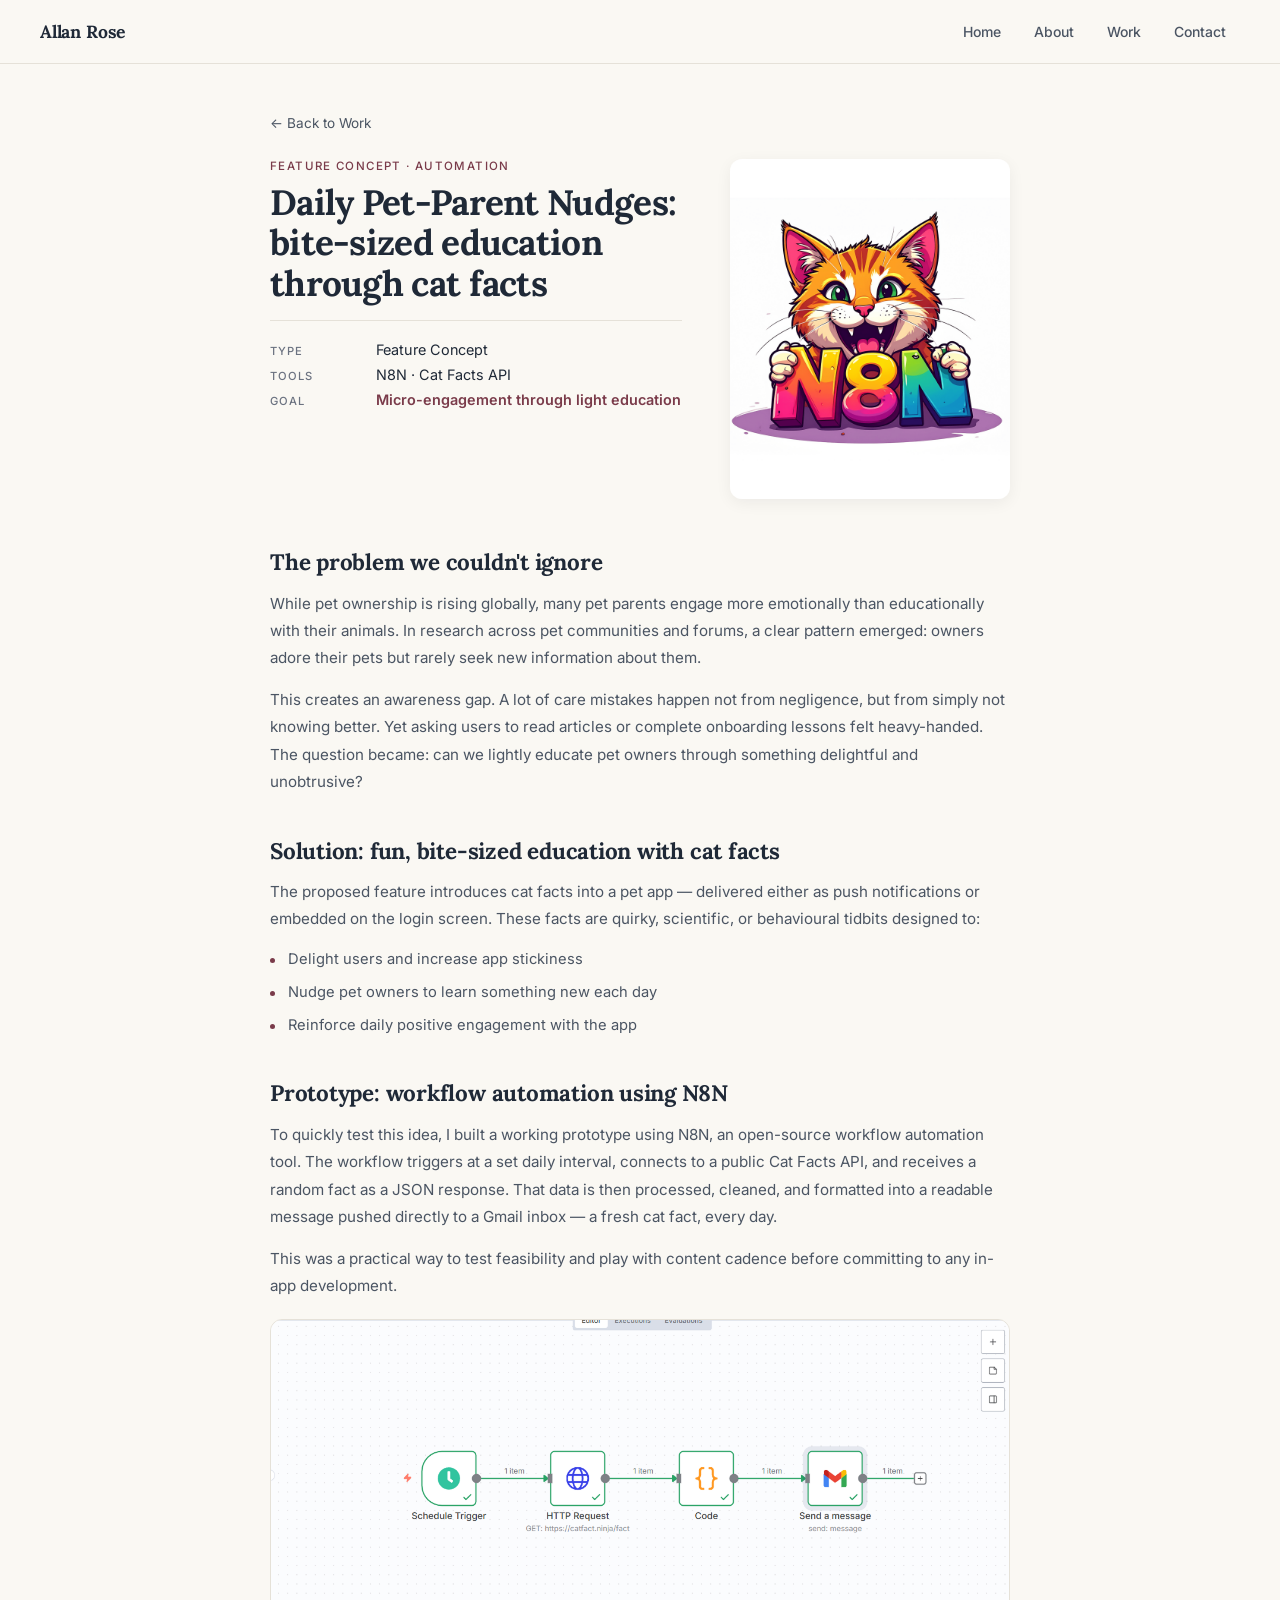
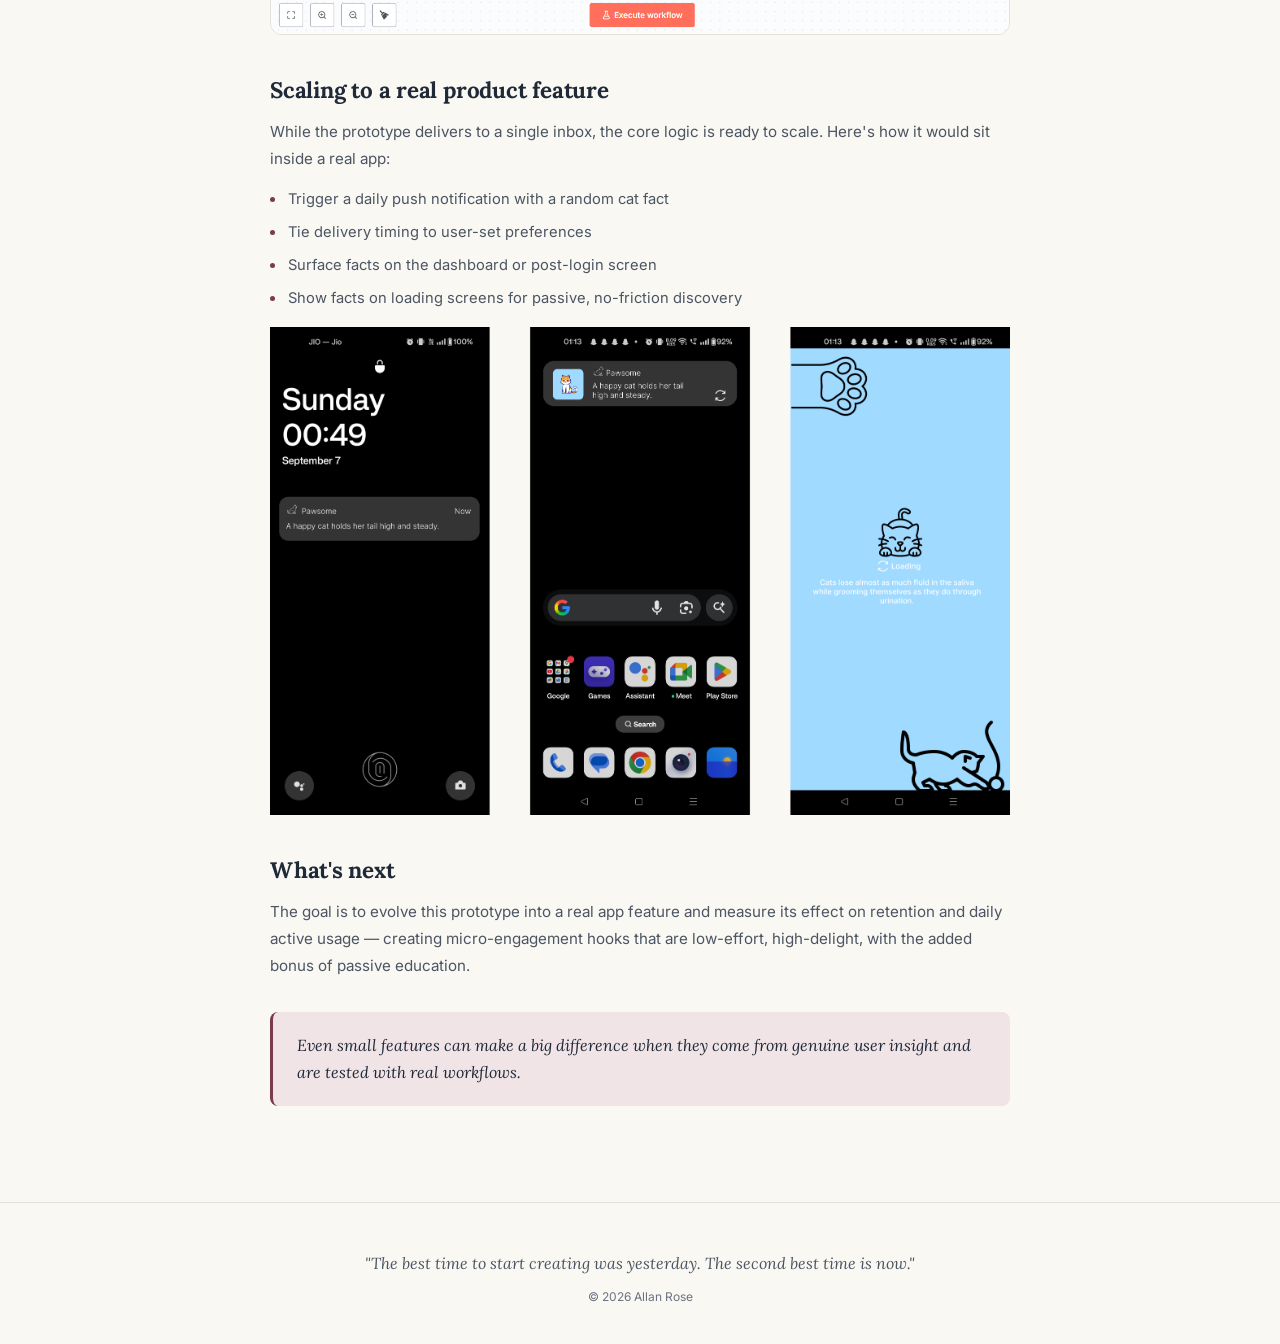
<file: work/pet-feature/index.html>
<!DOCTYPE html>
<html lang="en">
<head>
  <meta charset="UTF-8" />
  <meta name="viewport" content="width=device-width, initial-scale=1.0" />
  <title>Daily Pet-Parent Nudges — Allan Rose</title>
  <link rel="preconnect" href="https://fonts.googleapis.com" />
  <link rel="preconnect" href="https://fonts.gstatic.com" crossorigin />
  <link href="https://fonts.googleapis.com/css2?family=Inter:wght@400;500;600&family=Lora:wght@500;600;700&display=swap" rel="stylesheet" />
  <link rel="stylesheet" href="../../style.css" />
</head>
<body>

  <nav class="navbar">
    <a class="nav-logo" href="../../index.html">Allan Rose</a>
    <button class="nav-hamburger" aria-label="Open menu" aria-expanded="false">
      <svg width="22" height="22" viewBox="0 0 22 22" fill="none" stroke="currentColor" stroke-width="2" stroke-linecap="round">
        <line x1="3" y1="6" x2="19" y2="6"/><line x1="3" y1="11" x2="19" y2="11"/><line x1="3" y1="16" x2="19" y2="16"/>
      </svg>
    </button>
    <div class="nav-menu">
      <ul class="nav-links">
        <li><a href="../../index.html" class="nav-link">Home</a></li>
        <li><a href="../../about/index.html" class="nav-link">About</a></li>
        <li><a href="../../index.html#work" class="nav-link">Work</a></li>
        <li><a href="../../index.html#contact" class="nav-link">Contact</a></li>
      </ul>
    </div>
  </nav>

  <main class="project-wrapper">
    <a class="project-back" href="../../index.html#work">← Back to Work</a>

    <section class="project-hero">
      <div class="project-hero-text">
        <p class="project-label">Feature Concept · Automation</p>
        <h1 class="project-title">Daily Pet-Parent Nudges: bite-sized education through cat facts</h1>
        <div class="project-meta">
          <div class="meta-item"><span class="meta-label">Type</span><span class="meta-value">Feature Concept</span></div>
          <div class="meta-item"><span class="meta-label">Tools</span><span class="meta-value">N8N · Cat Facts API</span></div>
          <div class="meta-item meta-impact"><span class="meta-label">Goal</span><span class="meta-value">Micro-engagement through light education</span></div>
        </div>
      </div>
      <div class="project-hero-image">
        <img src="../../asset/side/pet.png" alt="Daily Pet-Parent Nudges" />
      </div>
    </section>

    <section class="project-section">
      <h2>The problem we couldn't ignore</h2>
      <p>While pet ownership is rising globally, many pet parents engage more emotionally than educationally with their animals. In research across pet communities and forums, a clear pattern emerged: owners adore their pets but rarely seek new information about them.</p>
      <p>This creates an awareness gap. A lot of care mistakes happen not from negligence, but from simply not knowing better. Yet asking users to read articles or complete onboarding lessons felt heavy-handed. The question became: can we lightly educate pet owners through something delightful and unobtrusive?</p>
    </section>

    <section class="project-section">
      <h2>Solution: fun, bite-sized education with cat facts</h2>
      <p>The proposed feature introduces cat facts into a pet app — delivered either as push notifications or embedded on the login screen. These facts are quirky, scientific, or behavioural tidbits designed to:</p>
      <ul>
        <li>Delight users and increase app stickiness</li>
        <li>Nudge pet owners to learn something new each day</li>
        <li>Reinforce daily positive engagement with the app</li>
      </ul>
    </section>

    <section class="project-section">
      <h2>Prototype: workflow automation using N8N</h2>
      <p>To quickly test this idea, I built a working prototype using N8N, an open-source workflow automation tool. The workflow triggers at a set daily interval, connects to a public Cat Facts API, and receives a random fact as a JSON response. That data is then processed, cleaned, and formatted into a readable message pushed directly to a Gmail inbox — a fresh cat fact, every day.</p>
      <p>This was a practical way to test feasibility and play with content cadence before committing to any in-app development.</p>
      <img src="../../asset/side/petfeatureworkflow.png" alt="Pet feature N8N workflow" class="project-section-img" />
    </section>

<section class="project-section">
  <h2>Scaling to a real product feature</h2>
  
  <div class="project-content-wrapper">
    <article class="project-description">
      <p>While the prototype delivers to a single inbox, the core logic is ready to scale. Here's how it would sit inside a real app:</p>
      <ul>
        <li>Trigger a daily push notification with a random cat fact</li>
        <li>Tie delivery timing to user-set preferences</li>
        <li>Surface facts on the dashboard or post-login screen</li>
        <li>Show facts on loading screens for passive, no-friction discovery</li>
      </ul>
    </article>

    <aside class="project-visual">
      <img src="../../asset/side/petfeaturescaling.png" alt="UI mockup showing cat facts integrated into a mobile app dashboard" />
    </aside>
  </div>
</section>

    <section class="project-section">
      <h2>What's next</h2>
      <p>The goal is to evolve this prototype into a real app feature and measure its effect on retention and daily active usage — creating micro-engagement hooks that are low-effort, high-delight, with the added bonus of passive education.</p>
      <blockquote class="project-pullquote">
        Even small features can make a big difference when they come from genuine user insight and are tested with real workflows.
      </blockquote>
    </section>

  </main>

  <footer class="footer">
    <p class="footer-quote">"The best time to start creating was yesterday. The second best time is now."</p>
    <p class="footer-credit">© 2026 Allan Rose</p>
  </footer>

  <script src="../../script.js"></script>
</body>
</html>
</file>
<file: style.css>
/* ──────────────────────────────────────────────────────────
   Design Tokens
   ────────────────────────────────────────────────────────── */
:root {
  --bg:            #FAF8F3;
  --surface:       #FFFFFF;
  --surface-alt:   #F4F0E8;
  --surface-warm:  #EFE9DC;
  --border:        #E5E1D8;
  --border-strong: #C9C2B3;
  --text:          #1F2937;
  --text-muted:    #4B5563;
  --text-subtle:   #6B7280;
  --accent:        #7A3B4A;
  --accent-hover:  #5E2C38;
  --accent-soft:   #F0E4E7;
  --shadow-sm:     0 1px 2px rgba(17, 24, 39, 0.04);
  --shadow-md:     0 4px 16px rgba(17, 24, 39, 0.06);
  --shadow-lg:     0 12px 32px rgba(17, 24, 39, 0.08);
  --radius-sm:     8px;
  --radius:        12px;
  --radius-lg:     20px;
  --max-w:         1040px;
}

*, *::before, *::after {
  box-sizing: border-box;
  margin: 0;
  padding: 0;
}

html {
  scroll-behavior: smooth;
}

body {
  font-family: 'Inter', 'Poppins', sans-serif;
  background-color: var(--bg);
  color: var(--text);
  -webkit-font-smoothing: antialiased;
  text-rendering: optimizeLegibility;
}

img {
  max-width: 100%;
  display: block;
}

/* ──────────────────────────────────────────────────────────
   Navbar
   ────────────────────────────────────────────────────────── */
.navbar {
  position: sticky;
  top: 0;
  z-index: 50;
  height: 64px;
  background-color: rgba(250, 248, 243, 0.92);
  backdrop-filter: saturate(180%) blur(8px);
  border-bottom: 1px solid var(--border);
  display: flex;
  align-items: center;
  justify-content: space-between;
  padding: 0 2.5rem;
}

.nav-logo {
  font-family: 'Lora', serif;
  font-weight: 700;
  font-size: 1.1rem;
  color: var(--text);
  text-decoration: none;
  letter-spacing: -0.01em;
}

.nav-links {
  list-style: none;
  display: flex;
  align-items: center;
  gap: 0.25rem;
}

.nav-link {
  font-family: 'Inter', 'Poppins', sans-serif;
  font-size: 0.875rem;
  font-weight: 500;
  color: var(--text-muted);
  text-decoration: none;
  padding: 0.45rem 0.9rem;
  border-radius: 999px;
  transition: background-color 0.15s ease, color 0.15s ease;
}

.nav-link:hover {
  color: var(--text);
  background-color: var(--surface-alt);
}

.nav-link.active {
  background-color: var(--accent);
  color: #FFFFFF;
}

.nav-link.active:hover {
  background-color: var(--accent-hover);
  color: #FFFFFF;
}

.nav-hamburger {
  display: none;
  align-items: center;
  justify-content: center;
  background: none;
  border: none;
  cursor: pointer;
  color: var(--text);
  padding: 0.35rem;
  border-radius: 6px;
  transition: background-color 0.15s ease;
}

.nav-hamburger:hover {
  background-color: var(--surface-alt);
}


.nav-menu {
  display: contents;
}

/* ──────────────────────────────────────────────────────────
   Footer
   ────────────────────────────────────────────────────────── */
.footer {
  background-color: var(--bg);
  border-top: 1px solid var(--border);
  padding: 3rem 2rem 2.5rem;
  text-align: center;
  display: flex;
  flex-direction: column;
  align-items: center;
  gap: 0.75rem;
}

.footer-quote {
  font-family: 'Lora', serif;
  font-style: italic;
  font-size: 1rem;
  color: var(--text-muted);
  line-height: 1.6;
  max-width: 42rem;
}

.footer-credit {
  font-size: 0.75rem;
  color: var(--text-subtle);
}

/* ──────────────────────────────────────────────────────────
   Hero
   ────────────────────────────────────────────────────────── */
.hero-wrapper {
  min-height: calc(100vh - 64px);
  display: flex;
  align-items: center;
  justify-content: center;
  padding: 3rem 2.5rem;
}

.hero-card {
  width: 100%;
  max-width: var(--max-w);
  background-color: var(--surface);
  border: 1px solid var(--border);
  border-radius: var(--radius-lg);
  box-shadow: var(--shadow-md);
  padding: 4rem 4.5rem;
  display: flex;
  align-items: center;
  gap: 4rem;
}

.hero-text {
  flex: 1;
}

.greeting {
  font-size: 0.875rem;
  font-weight: 400;
  color: var(--text-subtle);
  letter-spacing: 0.04em;
  margin-bottom: 0.4rem;
}

.name {
  font-family: 'Lora', serif;
  font-weight: 700;
  font-size: 3rem;
  color: var(--text);
  line-height: 1.1;
  letter-spacing: -0.02em;
  margin-bottom: 0.4rem;
}

.title {
  font-family: 'Lora', serif;
  font-weight: 500;
  font-size: 1.25rem;
  color: var(--accent);
  font-style: italic;
  margin-bottom: 1.4rem;
}

.bio {
  font-size: 0.95rem;
  font-weight: 400;
  color: var(--text-muted);
  line-height: 1.75;
  margin-bottom: 2rem;
  max-width: 32rem;
}

.btn-cv {
  display: inline-block;
  background-color: var(--accent);
  color: #FFFFFF;
  font-size: 0.875rem;
  font-weight: 500;
  padding: 0.7rem 1.5rem;
  border-radius: 999px;
  text-decoration: none;
  transition: background-color 0.15s ease, transform 0.15s ease;
}

.btn-cv:hover {
  background-color: var(--accent-hover);
  transform: translateY(-1px);
}

.hero-image {
  flex-shrink: 0;
}

.hero-image img {
  width: 280px;
  height: 280px;
  border-radius: 50%;
  object-fit: cover;
  object-position: center;
  box-shadow: var(--shadow-lg);
}

/* ──────────────────────────────────────────────────────────
   Sections (shared)
   ────────────────────────────────────────────────────────── */
.section-heading {
  font-family: 'Lora', serif;
  font-weight: 700;
  font-size: 2.25rem;
  color: var(--text);
  letter-spacing: -0.02em;
  margin-bottom: 2.5rem;
  text-align: center;
}

.section-eyebrow {
  font-size: 0.75rem;
  font-weight: 500;
  text-transform: uppercase;
  letter-spacing: 0.12em;
  color: var(--accent);
  text-align: center;
  margin-bottom: 0.5rem;
}

/* ──────────────────────────────────────────────────────────
   What I Do
   ────────────────────────────────────────────────────────── */
.what-i-do {
  padding: 4rem 2.5rem 4rem;
  max-width: var(--max-w);
  margin: 0 auto;
  display: flex;
  flex-direction: column;
  align-items: center;
}

.wid-grid {
  display: grid;
  grid-template-columns: repeat(3, 1fr);
  gap: 1.25rem;
  width: 100%;
}

.wid-card {
  background-color: var(--surface);
  border: 1px solid var(--border);
  border-radius: var(--radius);
  box-shadow: var(--shadow-sm);
  padding: 2rem 1.5rem;
  display: flex;
  flex-direction: column;
  align-items: center;
  text-align: center;
  gap: 0.8rem;
  transition: transform 0.15s ease, box-shadow 0.15s ease;
}

.wid-card:hover {
  transform: translateY(-2px);
  box-shadow: var(--shadow-md);
}

.wid-icon {
  width: 72px;
  height: 72px;
  object-fit: contain;
  margin-bottom: 0.4rem;
}

.wid-title {
  font-family: 'Lora', serif;
  font-weight: 700;
  font-size: 1.15rem;
  color: var(--text);
}

.wid-desc {
  font-size: 0.88rem;
  color: var(--text-muted);
  line-height: 1.65;
}

.wid-content {
  display: flex;
  flex-direction: column;
  gap: 0.35rem;
}

/* ──────────────────────────────────────────────────────────
   Featured Work
   ────────────────────────────────────────────────────────── */
.featured-work {
  padding: 4rem 2.5rem 4rem;
  max-width: var(--max-w);
  margin: 0 auto;
  display: flex;
  flex-direction: column;
  align-items: center;
}

.fw-grid {
  display: grid;
  grid-template-columns: 1.1fr 0.9fr;
  gap: 1.5rem;
  width: 100%;
  align-items: stretch;
}

.fw-featured {
  display: flex;
  flex-direction: column;
  background-color: var(--surface);
  border: 1px solid var(--border);
  border-radius: var(--radius);
  overflow: hidden;
  text-decoration: none;
  color: inherit;
  transition: transform 0.15s ease, box-shadow 0.15s ease;
}

.fw-featured:hover {
  transform: translateY(-2px);
  box-shadow: var(--shadow-md);
}

.fw-featured-img {
  width: 100%;
  height: 240px;
  object-fit: cover;
}

.fw-featured-body {
  padding: 1.25rem 1.4rem 1.5rem;
  display: flex;
  flex-direction: column;
  gap: 0.65rem;
  flex: 1;
}

.fw-featured-tag {
  display: inline-block;
  font-size: 0.72rem;
  font-weight: 500;
  text-transform: uppercase;
  letter-spacing: 0.1em;
  color: var(--accent);
}

.fw-featured-title {
  font-family: 'Lora', serif;
  font-weight: 700;
  font-size: 1.2rem;
  color: var(--text);
  line-height: 1.35;
  letter-spacing: -0.01em;
}

.fw-featured-caption {
  font-size: 0.88rem;
  color: var(--text-muted);
  line-height: 1.7;
}

.fw-read-more {
  display: inline-block;
  align-self: flex-start;
  margin-top: auto;
  color: var(--accent);
  font-size: 0.85rem;
  font-weight: 500;
  text-decoration: none;
  transition: color 0.15s ease;
}

.fw-read-more:hover {
  color: var(--accent-hover);
}

.fw-sidebar {
  display: flex;
  flex-direction: column;
  gap: 1rem;
}

.fw-small {
  display: flex;
  align-items: center;
  gap: 1rem;
  flex: 1;
  background-color: var(--surface);
  border: 1px solid var(--border);
  border-radius: var(--radius);
  padding: 0.9rem;
  text-decoration: none;
  color: inherit;
  transition: transform 0.15s ease, box-shadow 0.15s ease, border-color 0.15s ease;
}

.fw-small:hover {
  transform: translateY(-2px);
  box-shadow: var(--shadow-md);
  border-color: var(--border-strong);
}

.fw-small-img {
  width: 96px;
  height: 96px;
  object-fit: cover;
  border-radius: var(--radius-sm);
  flex-shrink: 0;
}

.fw-small-body {
  display: flex;
  flex-direction: column;
  gap: 0.3rem;
  min-width: 0;
}

.fw-tag {
  font-size: 0.72rem;
  font-weight: 500;
  text-transform: uppercase;
  letter-spacing: 0.1em;
  color: var(--accent);
}

.fw-small-title {
  font-family: 'Lora', serif;
  font-weight: 700;
  font-size: 0.95rem;
  color: var(--text);
  line-height: 1.4;
  letter-spacing: -0.01em;
}

.fw-impact {
  font-size: 0.78rem;
  color: var(--text-muted);
  font-style: italic;
}

/* ──────────────────────────────────────────────────────────
   Side Projects
   ────────────────────────────────────────────────────────── */
.side-projects {
  padding: 2rem 2.5rem 4rem;
  max-width: var(--max-w);
  margin: 0 auto;
  display: flex;
  flex-direction: column;
  align-items: center;
}

.sp-intro {
  font-size: 0.95rem;
  color: var(--text-muted);
  text-align: center;
  max-width: 42rem;
  margin-bottom: 2.25rem;
  line-height: 1.7;
}

.sp-grid {
  display: grid;
  grid-template-columns: repeat(2, 1fr);
  gap: 1.25rem;
  width: 100%;
}

.sp-card {
  background-color: var(--surface);
  border: 1px solid var(--border);
  border-radius: var(--radius);
  padding: 1.25rem;
  display: flex;
  gap: 1rem;
  transition: transform 0.15s ease, box-shadow 0.15s ease;
  text-decoration: none;
  color: inherit;
}

.sp-card:hover {
  transform: translateY(-2px);
  box-shadow: var(--shadow-md);
}

.sp-img {
  width: 80px;
  height: 80px;
  flex-shrink: 0;
  object-fit: cover;
  border-radius: var(--radius-sm);
  background-color: var(--surface-alt);
}

.sp-body {
  display: flex;
  flex-direction: column;
  gap: 0.35rem;
  min-width: 0;
}

.sp-tag {
  font-size: 0.7rem;
  font-weight: 500;
  text-transform: uppercase;
  letter-spacing: 0.1em;
  color: var(--accent);
}

.sp-title {
  font-family: 'Lora', serif;
  font-weight: 700;
  font-size: 1rem;
  color: var(--text);
  line-height: 1.35;
  letter-spacing: -0.01em;
}

.sp-desc {
  font-size: 0.82rem;
  color: var(--text-muted);
  line-height: 1.6;
}

/* ──────────────────────────────────────────────────────────
   Areas of Expertise
   ────────────────────────────────────────────────────────── */
.expertise {
  padding: 2rem 2.5rem 4rem;
  max-width: var(--max-w);
  margin: 0 auto;
  display: flex;
  flex-direction: column;
  align-items: center;
}

.expertise-tabs {
  display: flex;
  gap: 0.5rem;
  flex-wrap: wrap;
  justify-content: center;
  margin-bottom: 1.75rem;
}

.expertise-tab {
  background-color: transparent;
  border: 1px solid var(--border-strong);
  color: var(--text-muted);
  font-family: inherit;
  font-size: 0.85rem;
  font-weight: 500;
  padding: 0.5rem 1.1rem;
  border-radius: 999px;
  cursor: pointer;
  transition: background-color 0.15s ease, color 0.15s ease, border-color 0.15s ease;
}

.expertise-tab:hover {
  color: var(--text);
  border-color: var(--text-subtle);
}

.expertise-tab.active {
  background-color: var(--accent);
  color: #FFFFFF;
  border-color: var(--accent);
}

.expertise-panel {
  display: none;
  background-color: var(--surface);
  border: 1px solid var(--border);
  border-radius: var(--radius);
  padding: 1.75rem 2rem;
  width: 100%;
  max-width: 640px;
}

.expertise-panel.active {
  display: block;
}

.expertise-list {
  list-style: none;
  display: grid;
  grid-template-columns: repeat(2, 1fr);
  gap: 0.6rem 1.25rem;
}

.expertise-list li {
  font-size: 0.9rem;
  color: var(--text);
  line-height: 1.5;
  padding-left: 1rem;
  position: relative;
}

.expertise-list li::before {
  content: '';
  position: absolute;
  left: 0;
  top: 0.55em;
  width: 5px;
  height: 5px;
  border-radius: 50%;
  background-color: var(--accent);
}

/* ──────────────────────────────────────────────────────────
   Testimonials
   ────────────────────────────────────────────────────────── */
.testimonials {
  padding: 2rem 2.5rem 4rem;
  max-width: var(--max-w);
  margin: 0 auto;
}

.testimonials-card {
  background-color: var(--surface-warm);
  border: 1px solid var(--border);
  border-radius: var(--radius-lg);
  padding: 3rem 3rem 2.5rem;
}

.testimonials-heading {
  font-family: 'Lora', serif;
  font-weight: 700;
  font-size: 1.9rem;
  color: var(--text);
  text-align: center;
  letter-spacing: -0.01em;
  margin-bottom: 2.25rem;
}

.testimonials-carousel {
  position: relative;
  min-height: 180px;
}

.testimonial {
  display: none;
  border-left: 2px solid var(--accent);
  padding-left: 1.25rem;
  flex-direction: column;
  gap: 1.1rem;
}

.testimonial.active {
  display: flex;
  animation: fadeSlide 0.35s ease;
}

@keyframes fadeSlide {
  from { opacity: 0; transform: translateY(6px); }
  to   { opacity: 1; transform: translateY(0); }
}

.carousel-nav {
  display: flex;
  align-items: center;
  justify-content: center;
  gap: 1rem;
  margin-top: 1.5rem;
}

.carousel-btn {
  background: var(--surface);
  border: 1px solid var(--border-strong);
  color: var(--text-muted);
  width: 34px;
  height: 34px;
  border-radius: 50%;
  font-size: 0.95rem;
  cursor: pointer;
  display: flex;
  align-items: center;
  justify-content: center;
  transition: background 0.15s ease, color 0.15s ease, border-color 0.15s ease;
}

.carousel-btn:hover {
  background: var(--accent);
  color: #FFFFFF;
  border-color: var(--accent);
}

.carousel-dots {
  display: flex;
  gap: 0.4rem;
}

.dot {
  width: 7px;
  height: 7px;
  border-radius: 50%;
  background: var(--border-strong);
  cursor: pointer;
  transition: background 0.15s ease, transform 0.15s ease;
}

.dot.active {
  background: var(--accent);
  transform: scale(1.2);
}

.testimonial-quote {
  font-size: 0.92rem;
  color: var(--text);
  line-height: 1.75;
}

.testimonial-author {
  display: flex;
  align-items: center;
  gap: 0.85rem;
}

.testimonial-avatar {
  width: 44px;
  height: 44px;
  border-radius: 50%;
  object-fit: cover;
  flex-shrink: 0;
  border: 2px solid var(--surface);
  box-shadow: var(--shadow-sm);
}

.testimonial-meta {
  display: flex;
  flex-direction: column;
  gap: 0.08rem;
}

.testimonial-name {
  font-family: 'Lora', serif;
  font-weight: 700;
  font-size: 0.95rem;
  color: var(--text);
  text-decoration: none;
}

.testimonial-name:hover {
  color: var(--accent);
}

.testimonial-role {
  font-size: 0.78rem;
  color: var(--text-muted);
}

.testimonial-company {
  font-size: 0.72rem;
  color: var(--text-subtle);
}

/* ──────────────────────────────────────────────────────────
   Let's Connect
   ────────────────────────────────────────────────────────── */
.connect {
  padding: 2rem 2.5rem 4rem;
  max-width: var(--max-w);
  margin: 0 auto;
  display: flex;
  flex-direction: column;
  align-items: center;
}

.connect-heading {
  margin-bottom: 1rem;
}

.connect-text {
  font-size: 0.95rem;
  color: var(--text-muted);
  line-height: 1.75;
  text-align: center;
  max-width: 40rem;
  margin-bottom: 2rem;
}

.connect-links {
  display: flex;
  gap: 0.85rem;
  flex-wrap: wrap;
  justify-content: center;
}

.connect-card {
  display: flex;
  flex-direction: column;
  align-items: center;
  justify-content: center;
  gap: 0.55rem;
  background-color: var(--surface);
  border: 1px solid var(--border);
  border-radius: var(--radius);
  text-decoration: none;
  width: 120px;
  height: 120px;
  flex-shrink: 0;
  transition: transform 0.15s ease, box-shadow 0.15s ease, border-color 0.15s ease;
}

.connect-card:hover {
  transform: translateY(-2px);
  box-shadow: var(--shadow-md);
  border-color: var(--border-strong);
}

.connect-icon {
  width: 28px;
  height: 28px;
  color: var(--accent);
  display: flex;
  align-items: center;
  justify-content: center;
}

.connect-icon svg {
  width: 100%;
  height: 100%;
}

.connect-label {
  font-size: 0.82rem;
  font-weight: 500;
  color: var(--text);
}

/* ──────────────────────────────────────────────────────────
   About Page
   ────────────────────────────────────────────────────────── */
.about-wrapper {
  padding: 3rem 2.5rem 4rem;
  max-width: var(--max-w);
  margin: 0 auto;
}

.about-hero-card {
  display: flex;
  align-items: flex-start;
  gap: 3.5rem;
}

.about-text {
  flex: 1;
  display: flex;
  flex-direction: column;
  gap: 1rem;
}

.about-heading {
  font-family: 'Lora', serif;
  font-weight: 700;
  font-size: 2.5rem;
  color: var(--text);
  line-height: 1.15;
  letter-spacing: -0.02em;
}

.about-para {
  font-size: 0.95rem;
  color: var(--text-muted);
  line-height: 1.8;
}

.about-image {
  flex-shrink: 0;
}

.about-image img {
  width: 260px;
  height: 340px;
  object-fit: cover;
  object-position: right;
  border-radius: var(--radius);
  box-shadow: var(--shadow-md);
}

/* Work Experience Timeline */
.work-experience {
  padding: 4rem 0 3rem;
  max-width: 760px;
  margin: 0 auto;
}

.about-section-heading {
  font-family: 'Lora', serif;
  font-weight: 700;
  font-size: 1.9rem;
  color: var(--text);
  text-align: center;
  letter-spacing: -0.01em;
  margin-bottom: 3rem;
}

.timeline {
  position: relative;
  max-width: 680px;
  margin: 0 auto;
}

.timeline::before {
  content: '';
  position: absolute;
  left: 50%;
  transform: translateX(-50%);
  top: 0;
  bottom: 0;
  width: 2px;
  background-color: var(--border-strong);
  z-index: 0;
}

.tl-entry {
  display: grid;
  grid-template-columns: 1fr 32px 1fr;
  align-items: center;
  min-height: 100px;
}

.tl-mid {
  display: flex;
  justify-content: center;
  align-items: center;
  position: relative;
  z-index: 1;
}

.tl-dot {
  width: 12px;
  height: 12px;
  border-radius: 50%;
  background-color: var(--accent);
  border: 3px solid var(--bg);
  flex-shrink: 0;
  box-shadow: 0 0 0 1px var(--border-strong);
}

.tl-side {
  padding: 1rem 0;
}

.tl-left {
  text-align: right;
  padding-right: 1.75rem;
}

.tl-right {
  text-align: left;
  padding-left: 1.75rem;
}

.tl-company {
  font-family: 'Lora', serif;
  font-weight: 700;
  font-size: 1.05rem;
  color: var(--text);
  margin-bottom: 0.15rem;
  letter-spacing: -0.01em;
}

.tl-role {
  font-size: 0.85rem;
  font-weight: 500;
  color: var(--accent);
  margin-bottom: 0.1rem;
}

.tl-date {
  font-size: 0.78rem;
  color: var(--text-subtle);
}

/* Hobbies */
.hobbies {
  padding: 3rem 2.5rem 4rem;
  max-width: var(--max-w);
  margin: 0 auto;
  display: flex;
  flex-direction: column;
  align-items: center;
}

.hobbies-intro {
  font-size: 0.9rem;
  color: var(--text-muted);
  text-align: center;
  margin-bottom: 2rem;
  max-width: 36rem;
  line-height: 1.7;
}

.hobbies-grid {
  display: flex;
  gap: 0.75rem;
  flex-wrap: wrap;
  justify-content: center;
}

.hobby-chip {
  display: inline-flex;
  align-items: center;
  gap: 0.4rem;
  background-color: var(--surface);
  border: 1px solid var(--border);
  border-radius: 999px;
  padding: 0.5rem 1rem;
  font-size: 0.85rem;
  color: var(--text);
  transition: border-color 0.15s ease, color 0.15s ease;
}

.hobby-chip:hover {
  border-color: var(--accent);
  color: var(--accent);
}

.hobby-emoji {
  font-size: 1rem;
}

/* ──────────────────────────────────────────────────────────
   Project / Case Study Pages
   ────────────────────────────────────────────────────────── */
.project-wrapper {
  max-width: 820px;
  margin: 0 auto;
  padding: 3rem 2.5rem 4rem;
}

.project-back {
  display: inline-flex;
  align-items: center;
  gap: 0.35rem;
  font-size: 0.85rem;
  color: var(--text-muted);
  text-decoration: none;
  margin-bottom: 1.75rem;
  transition: color 0.15s ease;
}

.project-back:hover {
  color: var(--accent);
}

.project-hero {
  display: flex;
  flex-direction: row;
  align-items: flex-start;
  gap: 3rem;
  margin-bottom: 3rem;
}

.project-hero-text {
  flex: 1;
}

.project-hero-image {
  flex-shrink: 0;
  width: 280px;
}

.project-label {
  font-size: 0.72rem;
  font-weight: 500;
  text-transform: uppercase;
  letter-spacing: 0.12em;
  color: var(--accent);
  margin-bottom: 0.6rem;
}

.project-title {
  font-family: 'Lora', serif;
  font-weight: 700;
  font-size: 2.2rem;
  color: var(--text);
  line-height: 1.15;
  letter-spacing: -0.02em;
  margin-bottom: 1.25rem;
  padding-bottom: 1rem;
  border-bottom: 1px solid var(--border);
}

.project-meta {
  display: flex;
  flex-direction: column;
  gap: 0.5rem;
}

.meta-item {
  display: flex;
  align-items: baseline;
  gap: 0.6rem;
}

.meta-label {
  font-size: 0.7rem;
  font-weight: 500;
  text-transform: uppercase;
  letter-spacing: 0.1em;
  color: var(--text-subtle);
  flex-shrink: 0;
  min-width: 6rem;
}

.meta-value {
  font-size: 0.9rem;
  color: var(--text);
}

.meta-item.meta-impact .meta-value {
  font-weight: 600;
  color: var(--accent);
}

.project-hero-image img {
  width: 100%;
  height: 340px;
  border-radius: var(--radius);
  object-fit: cover;
  object-position: top;
  box-shadow: var(--shadow-md);
}

/* Body sections */
.project-section {
  margin-top: 2.5rem;
}

.project-section h2 {
  font-family: 'Lora', serif;
  font-weight: 700;
  font-size: 1.4rem;
  color: var(--text);
  letter-spacing: -0.01em;
  margin-bottom: 0.85rem;
}

.project-section h3 {
  font-family: 'Lora', serif;
  font-weight: 700;
  font-size: 1.05rem;
  color: var(--text);
  margin-top: 1.25rem;
  margin-bottom: 0.5rem;
}

.project-section p {
  font-size: 0.95rem;
  color: var(--text-muted);
  line-height: 1.8;
  margin-bottom: 0.9rem;
}

.project-section ul {
  list-style: none;
  display: flex;
  flex-direction: column;
  gap: 0.5rem;
  margin: 0.5rem 0 1rem;
}

.project-section ul li {
  font-size: 0.92rem;
  color: var(--text-muted);
  line-height: 1.7;
  padding-left: 1.1rem;
  position: relative;
}

.project-section ul li::before {
  content: '';
  position: absolute;
  left: 0;
  top: 0.7em;
  width: 5px;
  height: 5px;
  border-radius: 50%;
  background-color: var(--accent);
}

.project-section-img {
  width: 100%;
  border-radius: var(--radius);
  border: 1px solid var(--border);
  margin-top: 1.25rem;
  display: block;
}

.project-section-with-img {
  display: flex;
  gap: 2rem;
  align-items: flex-start;
}

.project-section-with-img .project-section-body {
  flex: 1;
  min-width: 0;
}

.project-section-with-img .project-section-aside {
  flex-shrink: 0;
  width: 160px;
}

.project-section-with-img .project-section-aside img {
  width: 100%;
  max-height: 180px;
  border-radius: var(--radius);
  border: 1px solid var(--border);
  display: block;
  object-fit: cover;
  object-position: top;
}

@media (max-width: 760px) {
  .project-section-with-img {
    flex-direction: column;
  }
  .project-section-with-img .project-section-aside {
    width: 100%;
  }
}

.project-img-grid {
  display: grid;
  gap: 0.75rem;
  margin-top: 1.25rem;
}

.project-img-grid--2 { grid-template-columns: repeat(2, 1fr); }
.project-img-grid--3 { grid-template-columns: repeat(3, 1fr); }

.project-img-grid img {
  width: 100%;
  border-radius: var(--radius);
  border: 1px solid var(--border);
  display: block;
}

.project-section-video {
  width: 100%;
  border-radius: var(--radius);
  border: 1px solid var(--border);
  margin-top: 1.25rem;
  display: block;
}

@media (max-width: 760px) {
  .project-img-grid--2,
  .project-img-grid--3 { grid-template-columns: 1fr; }
}

.project-pullquote {
  margin: 2rem 0;
  padding: 1.25rem 1.5rem;
  background-color: var(--accent-soft);
  border-left: 3px solid var(--accent);
  border-radius: var(--radius-sm);
  font-family: 'Lora', serif;
  font-style: italic;
  font-size: 1rem;
  color: var(--text);
  line-height: 1.7;
}

.project-table {
  width: 100%;
  border-collapse: collapse;
  margin: 1rem 0 2rem;
  background-color: var(--surface);
  border: 1px solid var(--border);
  border-radius: var(--radius-sm);
  overflow: hidden;
}

.project-table th,
.project-table td {
  text-align: left;
  padding: 0.85rem 1rem;
  font-size: 0.88rem;
  border-bottom: 1px solid var(--border);
}

.project-table th {
  background-color: var(--surface-alt);
  color: var(--text);
  font-weight: 600;
  font-size: 0.78rem;
  text-transform: uppercase;
  letter-spacing: 0.08em;
}

.project-table td {
  color: var(--text-muted);
  line-height: 1.6;
  vertical-align: top;
}

.project-table tr:last-child td {
  border-bottom: none;
}

/* ──────────────────────────────────────────────────────────
   Mobile
   ────────────────────────────────────────────────────────── */
@media (max-width: 760px) {
  .navbar {
    padding: 0 1rem;
    height: 64px;
    position: sticky;
  }

  .nav-logo { font-size: 0.95rem; }

  .nav-hamburger {
    display: flex;
  }

  .nav-menu {
    display: none;
    position: fixed;
    top: 64px;
    left: 0;
    right: 0;
    background-color: rgba(250, 248, 243, 0.98);
    backdrop-filter: saturate(180%) blur(8px);
    border-bottom: 1px solid var(--border);
    box-shadow: 0 4px 16px rgba(0, 0, 0, 0.08);
    z-index: 49;
    flex-direction: column;
    padding: 0.75rem 1.25rem 1.25rem;
  }

  .nav-menu.open {
    display: flex;
  }

  .nav-links {
    flex-direction: column;
    align-items: stretch;
    gap: 0.2rem;
    width: 100%;
  }

  .nav-link {
    font-size: 1rem;
    padding: 0.7rem 1rem;
    border-radius: 8px;
    width: 100%;
    display: block;
    color: var(--text-muted);
    transition: background-color 0.15s ease, color 0.15s ease;
    -webkit-tap-highlight-color: transparent;
  }

  .nav-link:hover,
  .nav-link:active {
    background-color: var(--surface-alt);
    color: var(--text);
  }

  .nav-link.active {
    background-color: var(--accent);
    color: #FFFFFF;
  }

  .nav-link.active:hover,
  .nav-link.active:active {
    background-color: var(--accent-hover);
    color: #FFFFFF;
  }

  .hero-wrapper {
    padding: 2rem 1rem 3rem;
    min-height: auto;
  }

  .hero-card {
    flex-direction: column-reverse;
    align-items: center;
    text-align: center;
    padding: 2rem 1.75rem;
    gap: 1.75rem;
  }

  .name { font-size: 2rem; }
  .hero-image img { width: 200px; height: 200px; }

  .what-i-do,
  .featured-work,
  .side-projects,
  .expertise,
  .testimonials,
  .connect { padding-left: 1rem; padding-right: 1rem; }

  .section-heading { font-size: 1.75rem; }

  .wid-grid { grid-template-columns: 1fr; }
  .wid-card { flex-direction: row; text-align: left; padding: 1.25rem; gap: 1rem; }
  .wid-icon { width: 56px; height: 56px; order: 2; flex-shrink: 0; margin: 0; }
  .wid-content { order: 1; flex: 1; }

  .fw-grid { grid-template-columns: 1fr; }
  .fw-featured-img { height: 200px; }

  .sp-grid { grid-template-columns: 1fr; }

  .testimonials-card { padding: 2rem 1.25rem; }
  .testimonials-heading { font-size: 1.45rem; }

  .connect-card { width: 100px; height: 100px; }

  /* About */
  .about-wrapper { padding: 2rem 1rem 3rem; }
  .about-hero-card { flex-direction: column; align-items: center; gap: 1.75rem; }
  .about-heading { font-size: 2rem; }
  .about-image img { width: 100%; max-width: 280px; height: 300px; }

  .timeline::before { left: 15px; transform: none; }
  .tl-entry { grid-template-columns: 32px 1fr; }
  .tl-side:not(.tl-left):not(.tl-right) { display: none; }
  .tl-mid { order: 1; }
  .tl-left, .tl-right {
    order: 2;
    text-align: left !important;
    padding-left: 1.25rem;
    padding-right: 0;
  }

  .hobbies { padding: 2rem 1rem 3rem; }

  /* Project pages */
  .project-wrapper { padding: 2rem 1rem 3rem; }
  .project-hero { flex-direction: column; gap: 1.5rem; }
  .project-hero-image { width: 100%; }
  .project-hero-image img { height: 260px; }
  .project-title { font-size: 1.6rem; }
  .expertise-list { grid-template-columns: 1fr; }

  .footer-quote { font-size: 0.95rem; }
}
</file>
